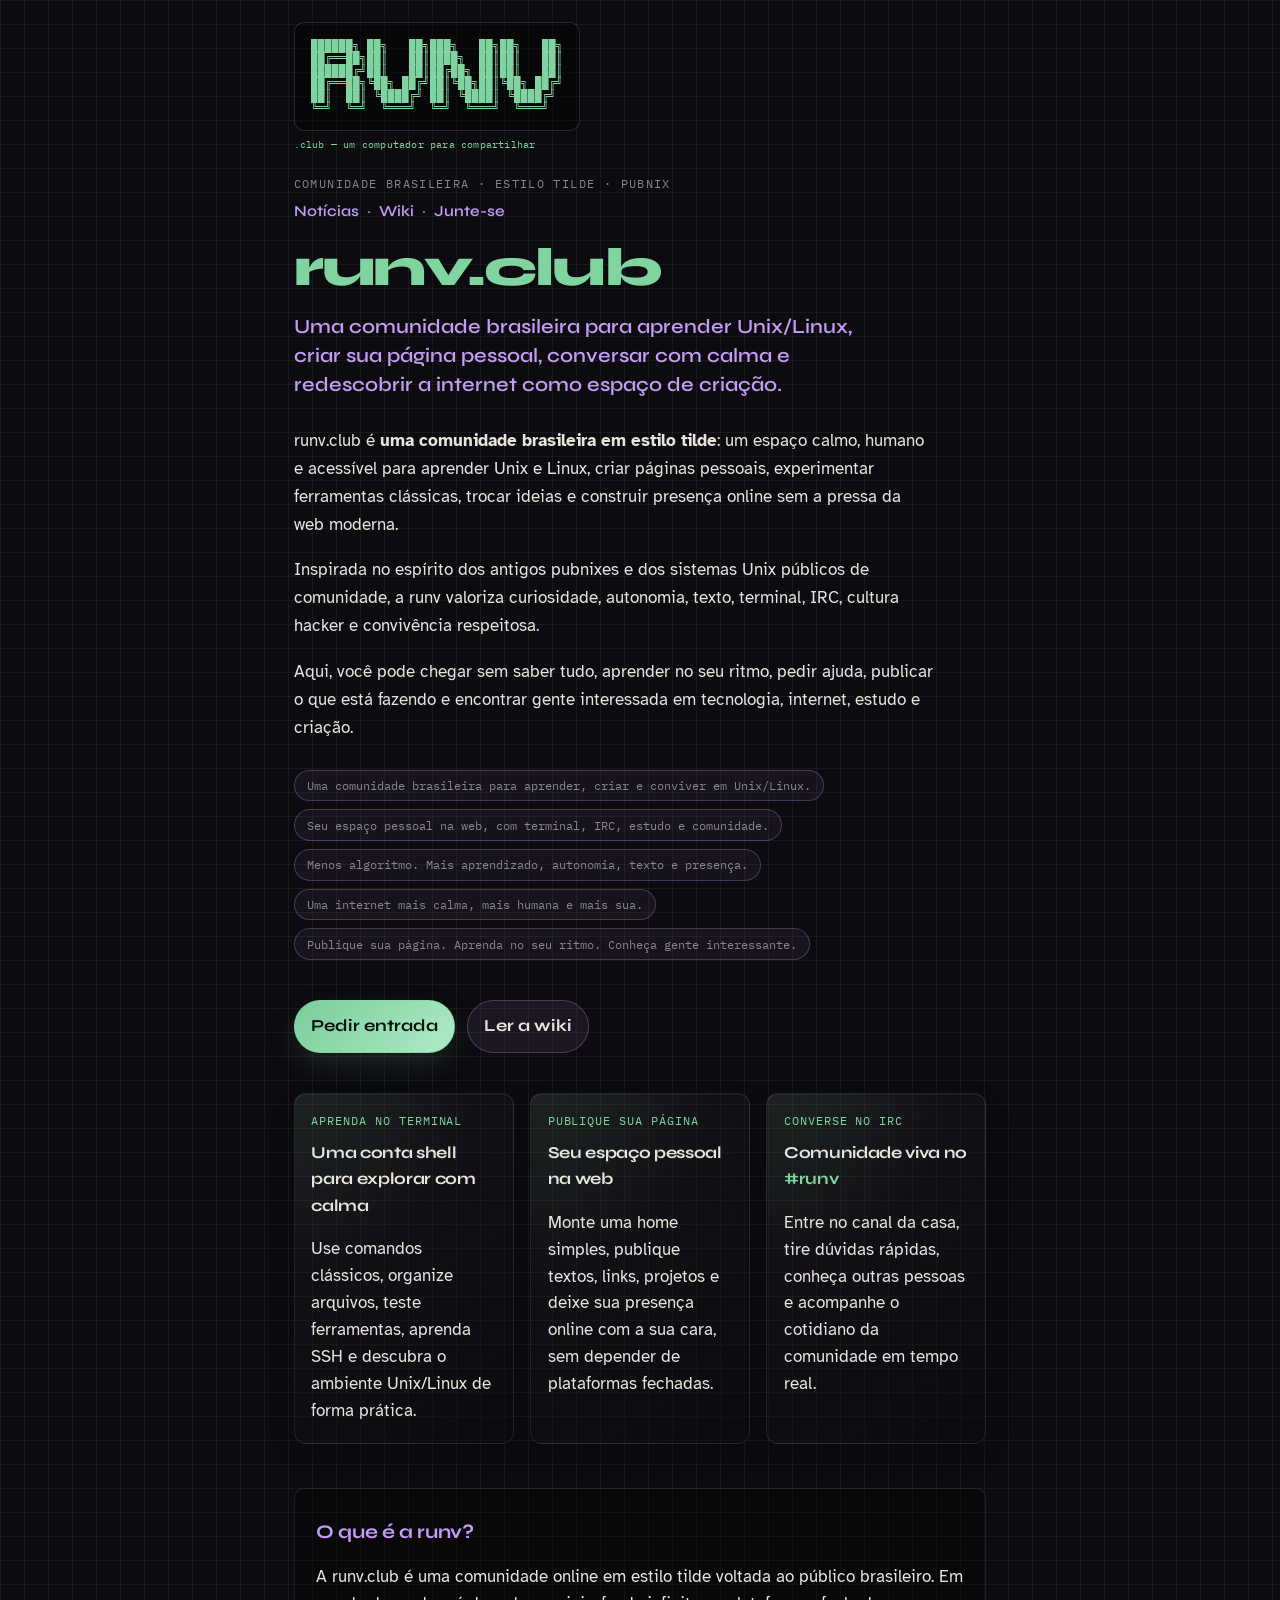
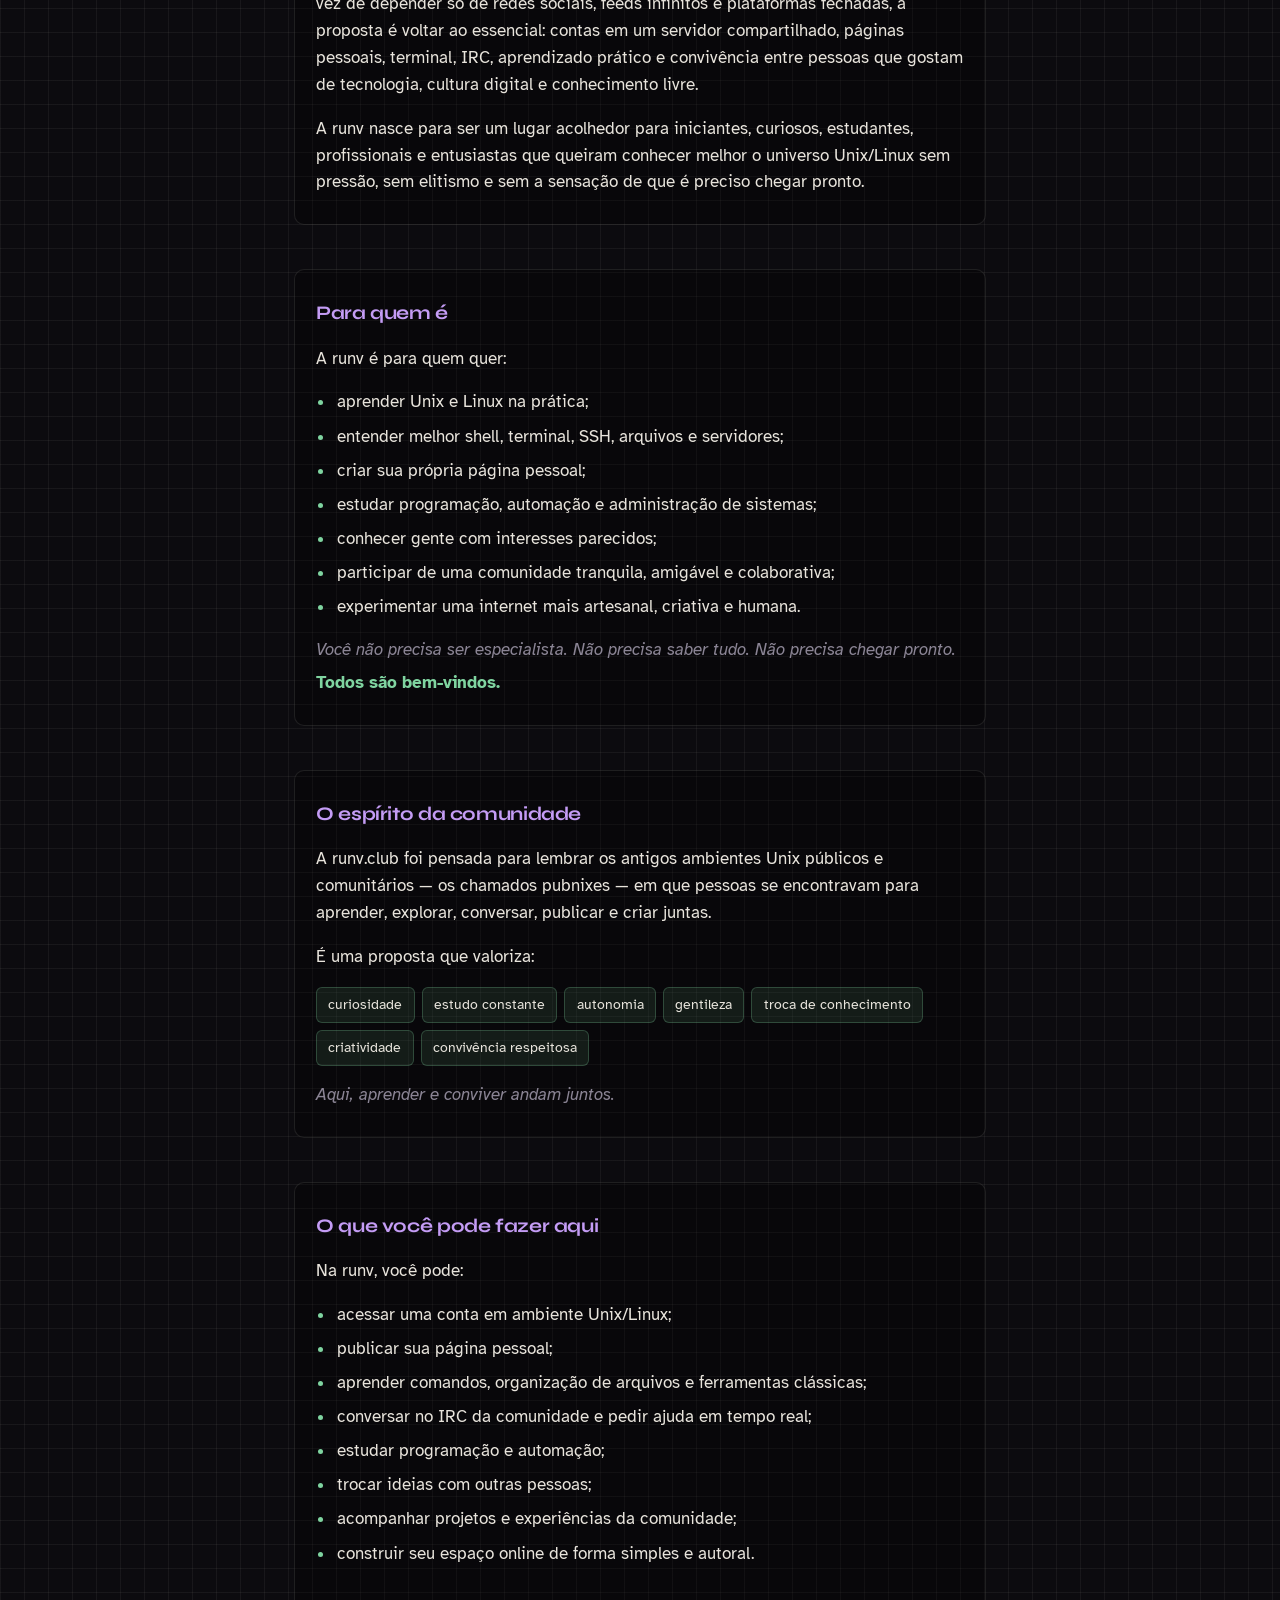
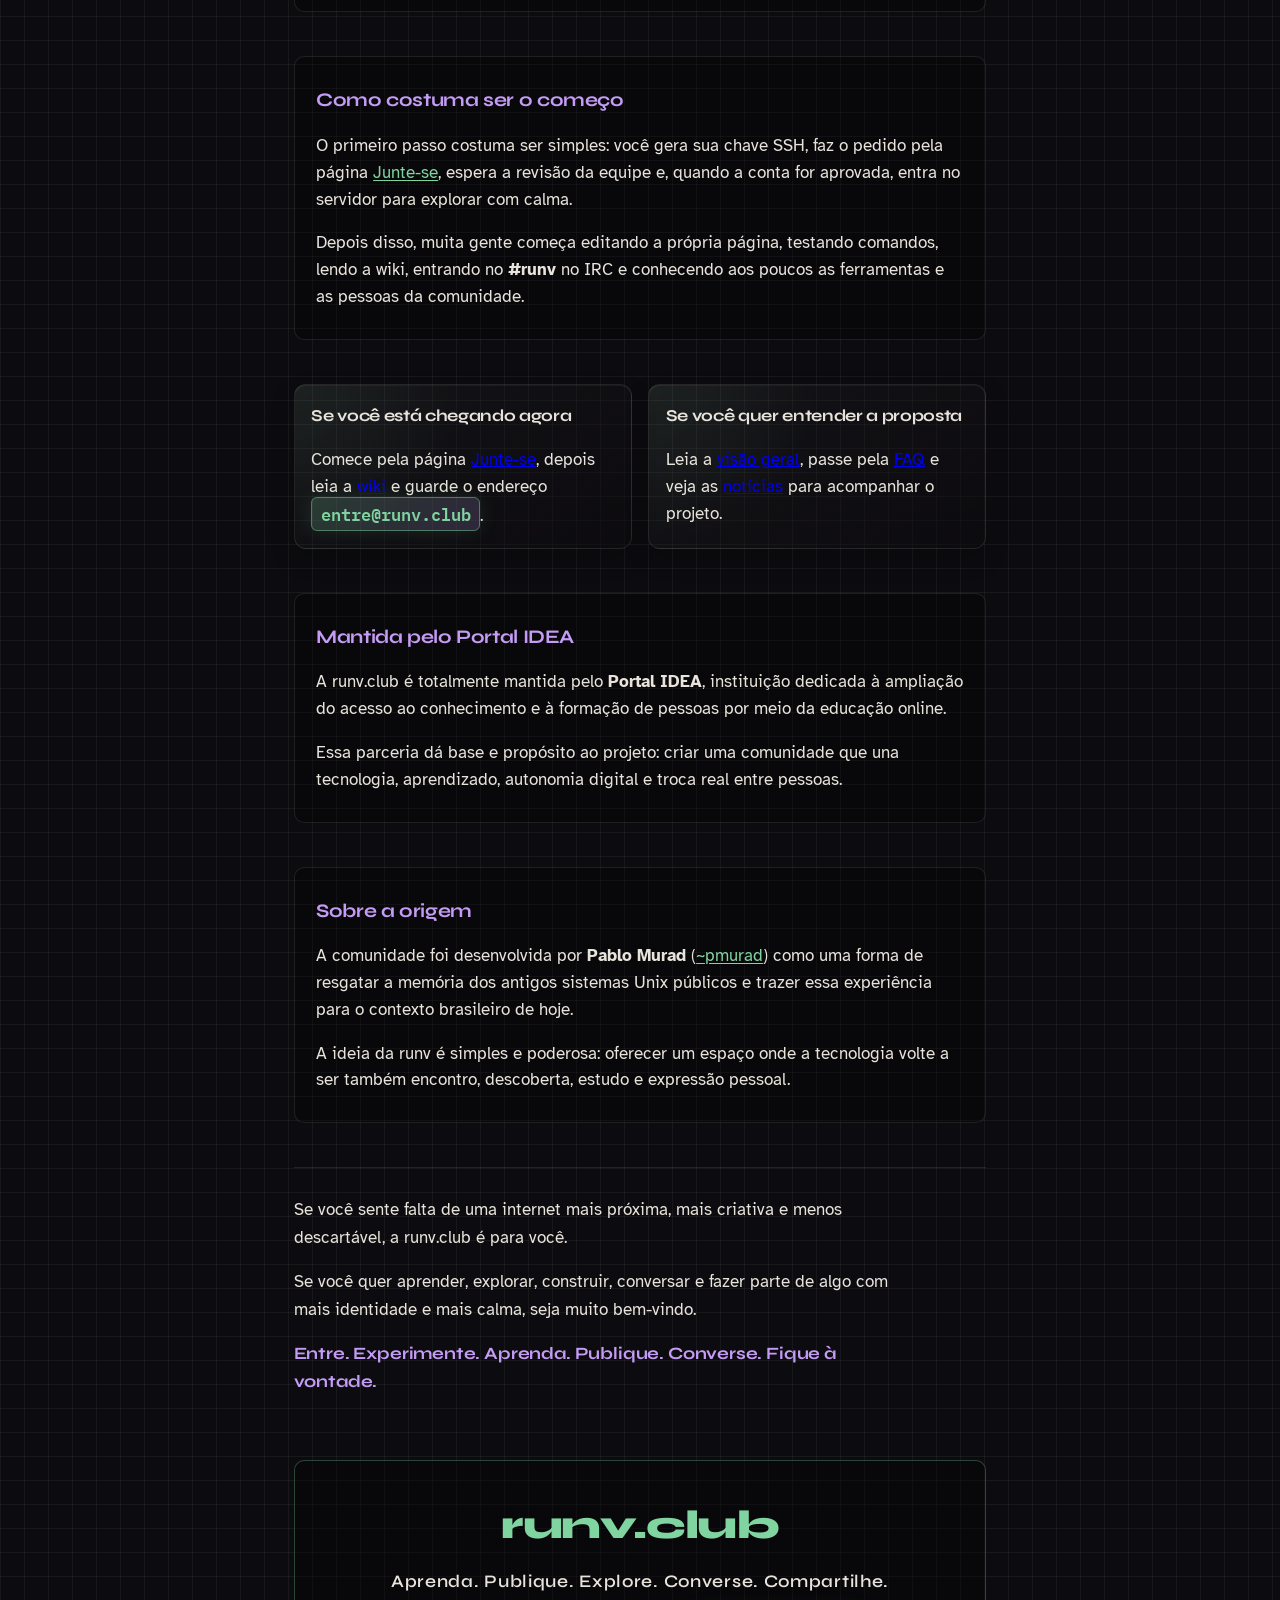
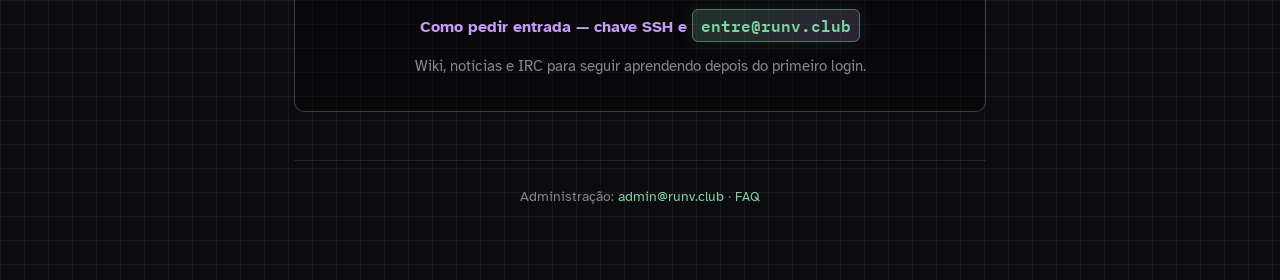
<file: site/public/index.html>
<!DOCTYPE html>
<html lang="pt-BR">
<head>
  <meta charset="utf-8">
  <meta name="viewport" content="width=device-width, initial-scale=1">
  <title>runv.club — pubnix brasileira, Unix/Linux e página pessoal</title>
  <meta name="description" content="Comunidade brasileira em servidor compartilhado Unix/Linux: conta SSH, página pessoal, terminal, IRC e convivência calma para aprender, publicar e explorar.">
  <link rel="canonical" href="https://runv.club/">
  <meta name="robots" content="index, follow">
  <meta name="theme-color" content="#0c0b0f">
  <meta property="og:type" content="website">
  <meta property="og:url" content="https://runv.club/">
  <meta property="og:locale" content="pt_BR">
  <meta property="og:site_name" content="runv.club">
  <meta property="og:title" content="runv.club — pubnix brasileira, Unix/Linux e página pessoal">
  <meta property="og:description" content="Comunidade brasileira em servidor compartilhado Unix/Linux: conta SSH, página pessoal, terminal, IRC e convivência para aprender, publicar e explorar.">
  <meta name="twitter:card" content="summary">
  <meta name="twitter:title" content="runv.club — pubnix brasileira, Unix/Linux e página pessoal">
  <meta name="twitter:description" content="Comunidade brasileira em servidor compartilhado Unix/Linux: conta SSH, página pessoal, terminal, IRC e convivência para aprender, publicar e explorar.">
  <script type="application/ld+json">
  {"@context":"https://schema.org","@type":"WebSite","name":"runv.club","url":"https://runv.club/","description":"Comunidade brasileira em pubnix Unix/Linux: conta SSH, página pessoal, terminal, estudo e convívio. Projeto do Portal IDEA.","inLanguage":"pt-BR","publisher":{"@type":"Organization","name":"Portal IDEA"}}
  </script>
  <link rel="preconnect" href="https://fonts.googleapis.com">
  <link rel="preconnect" href="https://fonts.gstatic.com" crossorigin>
  <link href="https://fonts.googleapis.com/css2?family=Atkinson+Hyperlegible:ital,wght@0,400;0,700;1,400&family=IBM+Plex+Mono:wght@400;600&family=Syne:wght@600;700;800&display=swap" rel="stylesheet">
  <link rel="icon" href="/favicon.svg" type="image/svg+xml">
  <link rel="stylesheet" href="assets/style.css">
</head>
<body>
  <div class="page-root">
  <div id="starfield" class="starfield-root" aria-hidden="true"></div>
  <div class="wrap">
    <header class="hero">
      <div class="ascii-block">
        <div class="ascii-inner">
          <pre class="ascii" role="img" aria-label="Letras RUNV em arte ASCII">██████╗ ██╗   ██╗███╗   ██╗██╗   ██╗
██╔══██╗██║   ██║████╗  ██║██║   ██║
██████╔╝██║   ██║██╔██╗ ██║██║   ██║
██╔══██╗╚██╗ ██╔╝██║╚██╗██║╚██╗ ██╔╝
██║  ██║ ╚████╔╝ ██║ ╚████║ ╚████╔╝
╚═╝  ╚═╝  ╚═══╝  ╚═╝  ╚═══╝  ╚═══╝</pre>
          <p class="ascii-tagline">.club — um computador para compartilhar</p>
        </div>
      </div>

      <p class="eyebrow">Comunidade brasileira · estilo tilde · pubnix</p>
      <nav class="hero-nav" aria-label="Outras páginas">
        <a href="/news/">Notícias</a>
        <span class="hero-nav-sep" aria-hidden="true">·</span>
        <a href="/wiki/">Wiki</a>
        <span class="hero-nav-sep" aria-hidden="true">·</span>
        <a href="/junte-se/">Junte-se</a>
      </nav>
      <h1 class="hero-title">runv.club</h1>
      <p class="hero-subtitle">
        Uma comunidade brasileira para aprender Unix/Linux, criar sua página pessoal, conversar com calma e redescobrir a internet como espaço de criação.
      </p>

      <p class="hero-lead">
        runv.club é <strong>uma comunidade brasileira em estilo tilde</strong>: um espaço calmo, humano e acessível para aprender Unix e Linux, criar páginas pessoais, experimentar ferramentas clássicas, trocar ideias e construir presença online sem a pressa da web moderna.
      </p>
      <p class="hero-lead">
        Inspirada no espírito dos antigos pubnixes e dos sistemas Unix públicos de comunidade, a runv valoriza curiosidade, autonomia, texto, terminal, IRC, cultura hacker e convivência respeitosa.
      </p>
      <p class="hero-lead">
        Aqui, você pode chegar sem saber tudo, aprender no seu ritmo, pedir ajuda, publicar o que está fazendo e encontrar gente interessada em tecnologia, internet, estudo e criação.
      </p>

      <ul class="chips" aria-label="Em uma frase">
        <li>Uma comunidade brasileira para aprender, criar e conviver em Unix/Linux.</li>
        <li>Seu espaço pessoal na web, com terminal, IRC, estudo e comunidade.</li>
        <li>Menos algoritmo. Mais aprendizado, autonomia, texto e presença.</li>
        <li>Uma internet mais calma, mais humana e mais sua.</li>
        <li>Publique sua página. Aprenda no seu ritmo. Conheça gente interessante.</li>
      </ul>

      <div class="hero-actions" role="group" aria-label="Próximos passos">
        <a class="button-primary" href="/junte-se/">Pedir entrada</a>
        <a class="button-secondary" href="/wiki/">Ler a wiki</a>
      </div>
    </header>

    <section class="section feature-grid" aria-label="O que você encontra aqui">
      <article class="feature-card">
        <p class="feature-kicker">Aprenda no terminal</p>
        <h2>Uma conta shell para explorar com calma</h2>
        <p>Use comandos clássicos, organize arquivos, teste ferramentas, aprenda SSH e descubra o ambiente Unix/Linux de forma prática.</p>
      </article>
      <article class="feature-card">
        <p class="feature-kicker">Publique sua página</p>
        <h2>Seu espaço pessoal na web</h2>
        <p>Monte uma home simples, publique textos, links, projetos e deixe sua presença online com a sua cara, sem depender de plataformas fechadas.</p>
      </article>
      <article class="feature-card">
        <p class="feature-kicker">Converse no IRC</p>
        <h2>Comunidade viva no <span class="inline-accent">#runv</span></h2>
        <p>Entre no canal da casa, tire dúvidas rápidas, conheça outras pessoas e acompanhe o cotidiano da comunidade em tempo real.</p>
      </article>
    </section>

    <section class="section prose-block" aria-labelledby="what-h">
      <h2 id="what-h">O que é a runv?</h2>
      <p>
        A runv.club é uma comunidade online em estilo tilde voltada ao público brasileiro. Em vez de depender só de redes sociais, feeds infinitos e plataformas fechadas, a proposta é voltar ao essencial: contas em um servidor compartilhado, páginas pessoais, terminal, IRC, aprendizado prático e convivência entre pessoas que gostam de tecnologia, cultura digital e conhecimento livre.
      </p>
      <p>
        A runv nasce para ser um lugar acolhedor para iniciantes, curiosos, estudantes, profissionais e entusiastas que queiram conhecer melhor o universo Unix/Linux sem pressão, sem elitismo e sem a sensação de que é preciso chegar pronto.
      </p>
    </section>

    <section class="section prose-block" aria-labelledby="who-h">
      <h2 id="who-h">Para quem é</h2>
      <p>A runv é para quem quer:</p>
      <ul class="checklist">
        <li>aprender Unix e Linux na prática;</li>
        <li>entender melhor shell, terminal, SSH, arquivos e servidores;</li>
        <li>criar sua própria página pessoal;</li>
        <li>estudar programação, automação e administração de sistemas;</li>
        <li>conhecer gente com interesses parecidos;</li>
        <li>participar de uma comunidade tranquila, amigável e colaborativa;</li>
        <li>experimentar uma internet mais artesanal, criativa e humana.</li>
      </ul>
      <p class="pull-soft">Você não precisa ser especialista. Não precisa saber tudo. Não precisa chegar pronto.</p>
      <p class="pull-accent"><strong>Todos são bem-vindos.</strong></p>
    </section>

    <section class="section prose-block" aria-labelledby="spirit-h">
      <h2 id="spirit-h">O espírito da comunidade</h2>
      <p>
        A runv.club foi pensada para lembrar os antigos ambientes Unix públicos e comunitários — os chamados pubnixes — em que pessoas se encontravam para aprender, explorar, conversar, publicar e criar juntas.
      </p>
      <p>É uma proposta que valoriza:</p>
      <ul class="pillars">
        <li>curiosidade</li>
        <li>estudo constante</li>
        <li>autonomia</li>
        <li>gentileza</li>
        <li>troca de conhecimento</li>
        <li>criatividade</li>
        <li>convivência respeitosa</li>
      </ul>
      <p class="pull-soft">Aqui, aprender e conviver andam juntos.</p>
    </section>

    <section class="section prose-block" aria-labelledby="can-h">
      <h2 id="can-h">O que você pode fazer aqui</h2>
      <p>Na runv, você pode:</p>
      <ul class="checklist">
        <li>acessar uma conta em ambiente Unix/Linux;</li>
        <li>publicar sua página pessoal;</li>
        <li>aprender comandos, organização de arquivos e ferramentas clássicas;</li>
        <li>conversar no IRC da comunidade e pedir ajuda em tempo real;</li>
        <li>estudar programação e automação;</li>
        <li>trocar ideias com outras pessoas;</li>
        <li>acompanhar projetos e experiências da comunidade;</li>
        <li>construir seu espaço online de forma simples e autoral.</li>
      </ul>
    </section>

    <section class="section prose-block" aria-labelledby="first-steps-h">
      <h2 id="first-steps-h">Como costuma ser o começo</h2>
      <p>
        O primeiro passo costuma ser simples: você gera sua chave SSH, faz o pedido pela página <a href="/junte-se/">Junte-se</a>, espera a revisão da equipe e, quando a conta for aprovada, entra no servidor para explorar com calma.
      </p>
      <p>
        Depois disso, muita gente começa editando a própria página, testando comandos, lendo a wiki, entrando no <strong>#runv</strong> no IRC e conhecendo aos poucos as ferramentas e as pessoas da comunidade.
      </p>
    </section>

    <section class="section quick-paths" aria-label="Comece por aqui">
      <article class="quick-path-card">
        <h2>Se você está chegando agora</h2>
        <p>Comece pela página <a href="/junte-se/">Junte-se</a>, depois leia a <a href="/wiki/">wiki</a> e guarde o endereço <span class="ssh-identity">entre@runv.club</span>.</p>
      </article>
      <article class="quick-path-card">
        <h2>Se você quer entender a proposta</h2>
        <p>Leia a <a href="/wiki/visao-geral.html">visão geral</a>, passe pela <a href="/faq/">FAQ</a> e veja as <a href="/news/">notícias</a> para acompanhar o projeto.</p>
      </article>
    </section>

    <section class="section prose-block" aria-labelledby="idea-h">
      <h2 id="idea-h">Mantida pelo Portal IDEA</h2>
      <p>
        A runv.club é totalmente mantida pelo <strong>Portal IDEA</strong>, instituição dedicada à ampliação do acesso ao conhecimento e à formação de pessoas por meio da educação online.
      </p>
      <p>
        Essa parceria dá base e propósito ao projeto: criar uma comunidade que una tecnologia, aprendizado, autonomia digital e troca real entre pessoas.
      </p>
    </section>

    <section class="section prose-block" aria-labelledby="origin-h">
      <h2 id="origin-h">Sobre a origem</h2>
      <p>
        A comunidade foi desenvolvida por <strong>Pablo Murad</strong> (<a href="/~pmurad/">~pmurad</a>) como uma forma de resgatar a memória dos antigos sistemas Unix públicos e trazer essa experiência para o contexto brasileiro de hoje.
      </p>
      <p>
        A ideia da runv é simples e poderosa: oferecer um espaço onde a tecnologia volte a ser também encontro, descoberta, estudo e expressão pessoal.
      </p>
    </section>

    <section class="section section-invite" aria-labelledby="invite-h">
      <h2 id="invite-h" class="visually-hidden">Convite</h2>
      <p>
        Se você sente falta de uma internet mais próxima, mais criativa e menos descartável, a runv.club é para você.
      </p>
      <p>
        Se você quer aprender, explorar, construir, conversar e fazer parte de algo com mais identidade e mais calma, seja muito bem-vindo.
      </p>
      <p class="invite-line">Entre. Experimente. Aprenda. Publique. Converse. Fique à vontade.</p>
    </section>

    <div class="cta-panel" role="group" aria-labelledby="cta-title">
      <p class="cta-brand" id="cta-title">runv.club</p>
      <p class="cta-tagline">Aprenda. Publique. Explore. Converse. Compartilhe.</p>
      <p class="cta-join"><a href="/junte-se/">Como pedir entrada — chave SSH e <span class="ssh-identity">entre@runv.club</span></a></p>
      <p class="cta-subline">Wiki, notícias e IRC para seguir aprendendo depois do primeiro login.</p>
    </div>

    <footer class="site-footer">
      <p>Administração: <a href="mailto:admin@runv.club">admin@runv.club</a><span class="footer-sep" aria-hidden="true"> · </span><a href="/faq/" class="footer-link-discrete">FAQ</a></p>
    </footer>
  </div>
  </div>

  <script src="assets/app.js" defer></script>
</body>
</html>
</file>
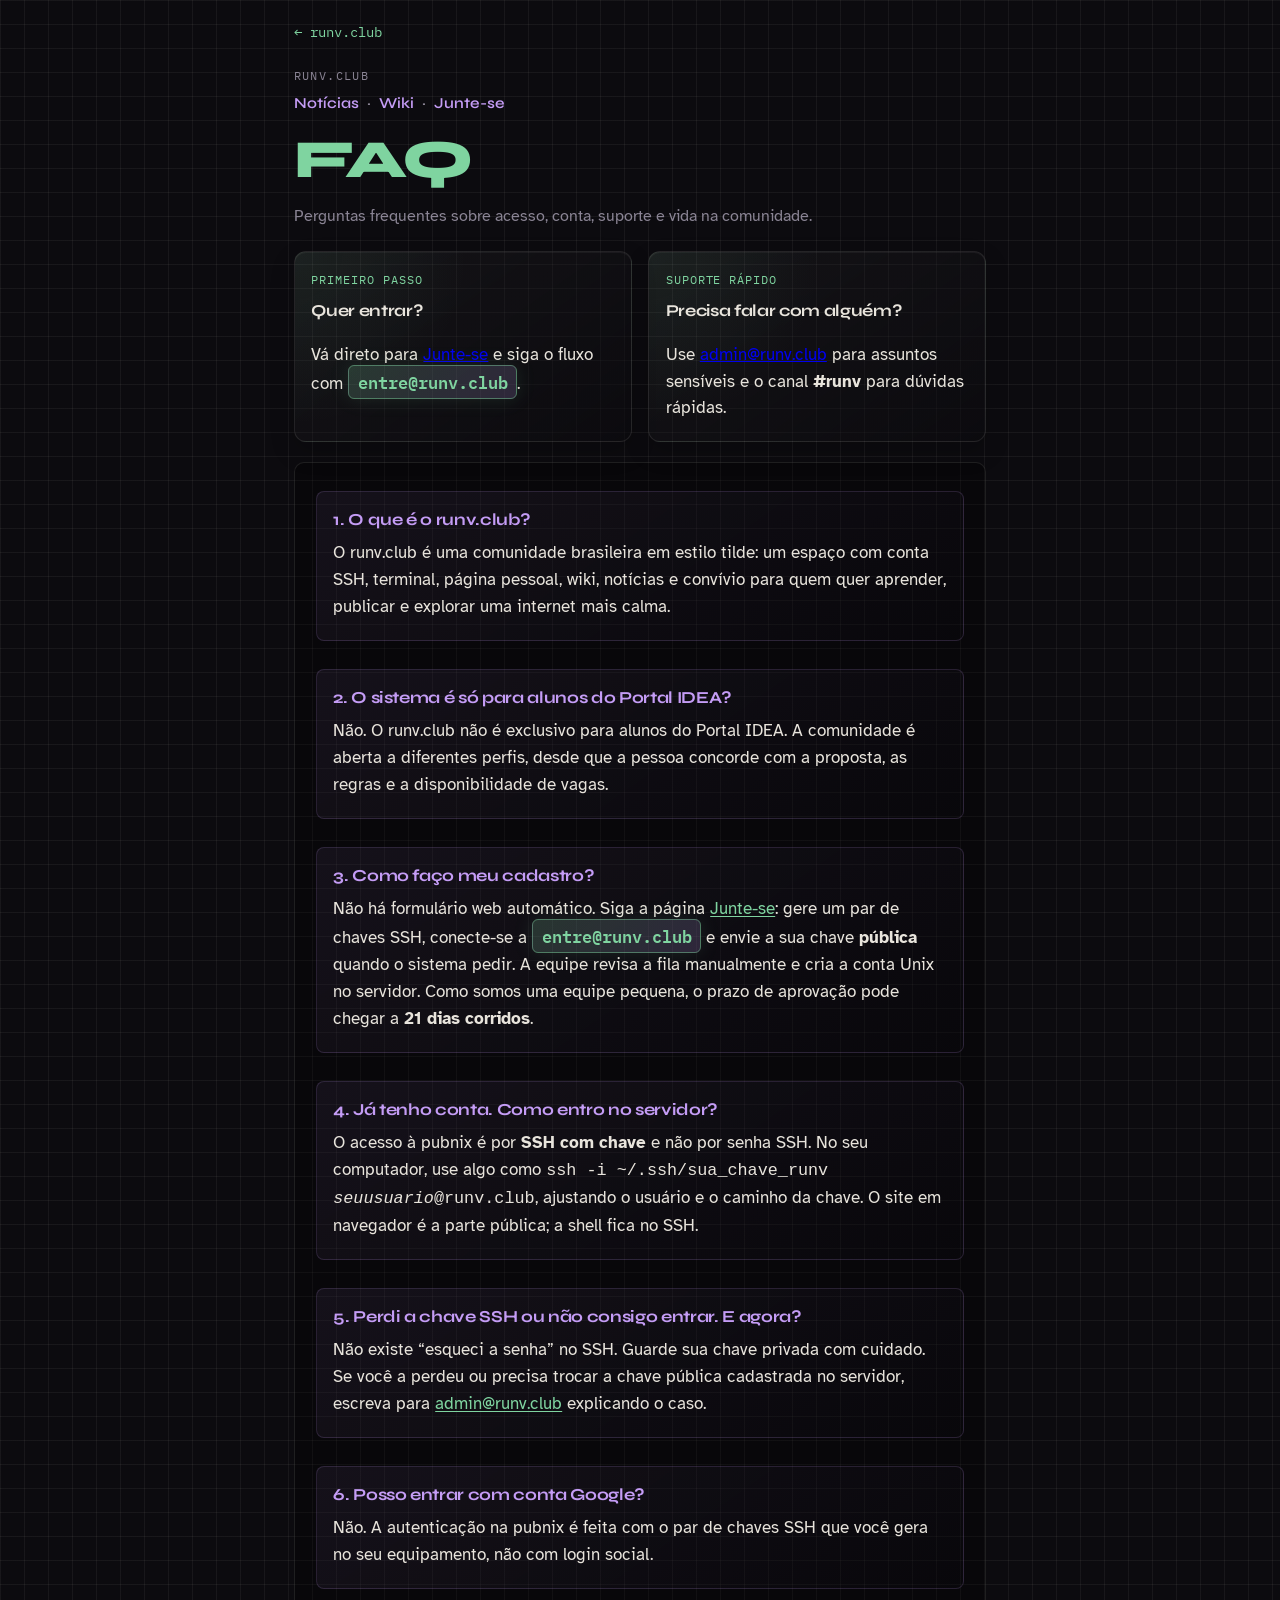
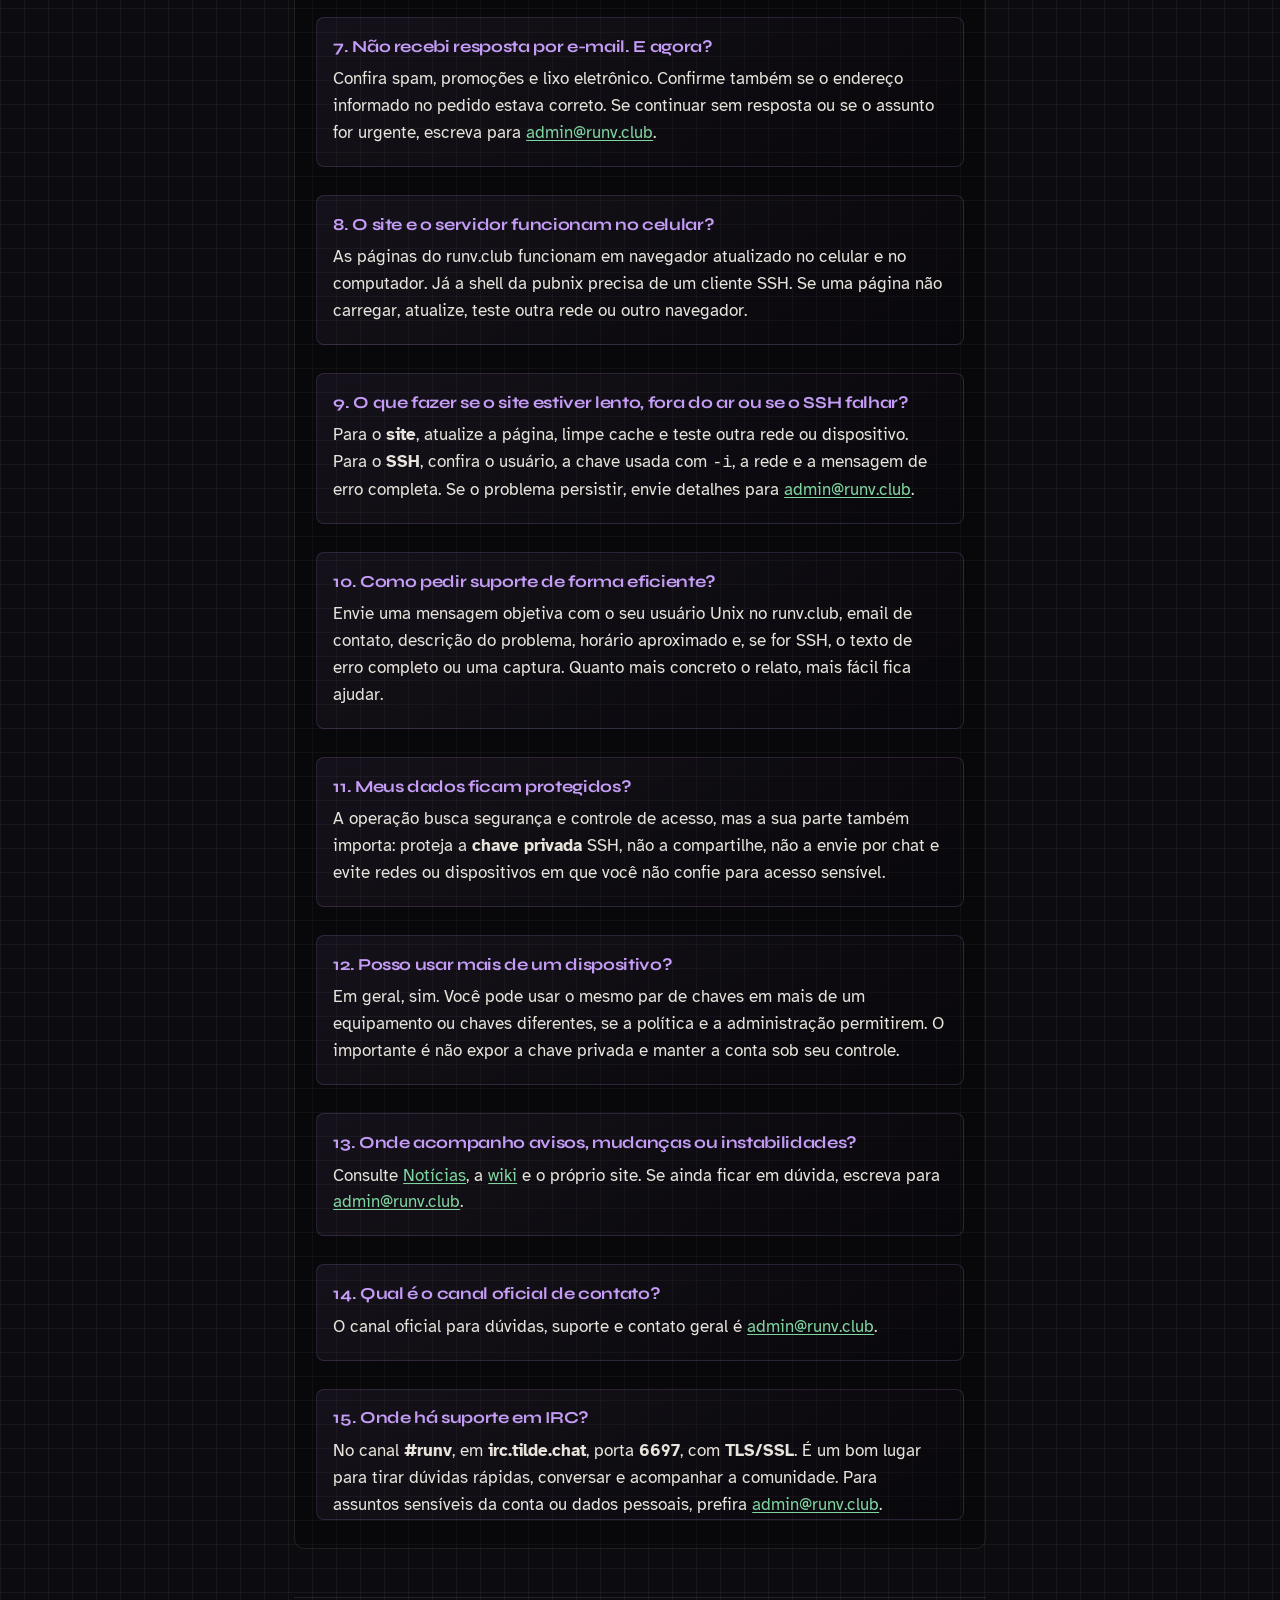
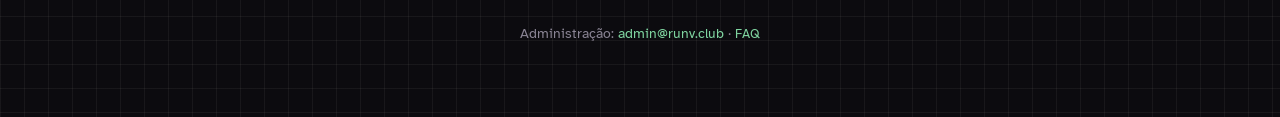
<file: site/public/faq/index.html>
<!DOCTYPE html>
<html lang="pt-BR">
<head>
  <meta charset="utf-8">
  <meta name="viewport" content="width=device-width, initial-scale=1">
  <title>FAQ — runv.club</title>
  <meta name="description" content="Perguntas frequentes sobre o runv.club: acesso SSH, pedido de conta, suporte e contato.">
  <link rel="canonical" href="https://runv.club/faq/">
  <meta name="robots" content="index, follow">
  <meta name="theme-color" content="#0c0b0f">
  <link rel="preconnect" href="https://fonts.googleapis.com">
  <link rel="preconnect" href="https://fonts.gstatic.com" crossorigin>
  <link href="https://fonts.googleapis.com/css2?family=Atkinson+Hyperlegible:ital,wght@0,400;0,700;1,400&family=IBM+Plex+Mono:wght@400;600&family=Syne:wght@600;700;800&display=swap" rel="stylesheet">
  <link rel="icon" href="/favicon.svg" type="image/svg+xml">
  <link rel="stylesheet" href="../assets/style.css">
</head>
<body>
  <div class="wrap">
    <nav class="top-nav"><a href="/">← runv.club</a></nav>

    <header>
      <p class="eyebrow">runv.club</p>
      <nav class="hero-nav" aria-label="Outras páginas">
        <a href="/news/">Notícias</a>
        <span class="hero-nav-sep" aria-hidden="true">·</span>
        <a href="/wiki/">Wiki</a>
        <span class="hero-nav-sep" aria-hidden="true">·</span>
        <a href="/junte-se/">Junte-se</a>
      </nav>
      <h1 class="hero-title subpage-title">FAQ</h1>
      <p class="subpage-intro">Perguntas frequentes sobre acesso, conta, suporte e vida na comunidade.</p>
    </header>

    <section class="mini-cards" aria-label="Atalhos úteis">
      <article class="mini-card">
        <p class="mini-card-kicker">Primeiro passo</p>
        <h2>Quer entrar?</h2>
        <p>Vá direto para <a href="/junte-se/">Junte-se</a> e siga o fluxo com <span class="ssh-identity">entre@runv.club</span>.</p>
      </article>
      <article class="mini-card">
        <p class="mini-card-kicker">Suporte rápido</p>
        <h2>Precisa falar com alguém?</h2>
        <p>Use <a href="mailto:admin@runv.club">admin@runv.club</a> para assuntos sensíveis e o canal <strong>#runv</strong> para dúvidas rápidas.</p>
      </article>
    </section>

    <main class="section prose-block subpage-main faq-main">
      <section class="faq-item" aria-labelledby="faq-1">
        <h2 id="faq-1" class="faq-q">1. O que é o runv.club?</h2>
        <p>O runv.club é uma comunidade brasileira em estilo tilde: um espaço com conta SSH, terminal, página pessoal, wiki, notícias e convívio para quem quer aprender, publicar e explorar uma internet mais calma.</p>
      </section>

      <section class="faq-item" aria-labelledby="faq-2">
        <h2 id="faq-2" class="faq-q">2. O sistema é só para alunos do Portal IDEA?</h2>
        <p>Não. O runv.club não é exclusivo para alunos do Portal IDEA. A comunidade é aberta a diferentes perfis, desde que a pessoa concorde com a proposta, as regras e a disponibilidade de vagas.</p>
      </section>

      <section class="faq-item" aria-labelledby="faq-3">
        <h2 id="faq-3" class="faq-q">3. Como faço meu cadastro?</h2>
        <p>Não há formulário web automático. Siga a página <a href="/junte-se/">Junte-se</a>: gere um par de chaves SSH, conecte-se a <span class="ssh-identity">entre@runv.club</span> e envie a sua chave <strong>pública</strong> quando o sistema pedir. A equipe revisa a fila manualmente e cria a conta Unix no servidor. Como somos uma equipe pequena, o prazo de aprovação pode chegar a <strong>21 dias corridos</strong>.</p>
      </section>

      <section class="faq-item" aria-labelledby="faq-4">
        <h2 id="faq-4" class="faq-q">4. Já tenho conta. Como entro no servidor?</h2>
        <p>O acesso à pubnix é por <strong>SSH com chave</strong> e não por senha SSH. No seu computador, use algo como <code>ssh -i ~/.ssh/sua_chave_runv <em>seuusuario</em>@runv.club</code>, ajustando o usuário e o caminho da chave. O site em navegador é a parte pública; a shell fica no SSH.</p>
      </section>

      <section class="faq-item" aria-labelledby="faq-5">
        <h2 id="faq-5" class="faq-q">5. Perdi a chave SSH ou não consigo entrar. E agora?</h2>
        <p>Não existe “esqueci a senha” no SSH. Guarde sua chave privada com cuidado. Se você a perdeu ou precisa trocar a chave pública cadastrada no servidor, escreva para <a href="mailto:admin@runv.club">admin@runv.club</a> explicando o caso.</p>
      </section>

      <section class="faq-item" aria-labelledby="faq-6">
        <h2 id="faq-6" class="faq-q">6. Posso entrar com conta Google?</h2>
        <p>Não. A autenticação na pubnix é feita com o par de chaves SSH que você gera no seu equipamento, não com login social.</p>
      </section>

      <section class="faq-item" aria-labelledby="faq-7">
        <h2 id="faq-7" class="faq-q">7. Não recebi resposta por e-mail. E agora?</h2>
        <p>Confira spam, promoções e lixo eletrônico. Confirme também se o endereço informado no pedido estava correto. Se continuar sem resposta ou se o assunto for urgente, escreva para <a href="mailto:admin@runv.club">admin@runv.club</a>.</p>
      </section>

      <section class="faq-item" aria-labelledby="faq-8">
        <h2 id="faq-8" class="faq-q">8. O site e o servidor funcionam no celular?</h2>
        <p>As páginas do runv.club funcionam em navegador atualizado no celular e no computador. Já a shell da pubnix precisa de um cliente SSH. Se uma página não carregar, atualize, teste outra rede ou outro navegador.</p>
      </section>

      <section class="faq-item" aria-labelledby="faq-9">
        <h2 id="faq-9" class="faq-q">9. O que fazer se o site estiver lento, fora do ar ou se o SSH falhar?</h2>
        <p>Para o <strong>site</strong>, atualize a página, limpe cache e teste outra rede ou dispositivo. Para o <strong>SSH</strong>, confira o usuário, a chave usada com <code>-i</code>, a rede e a mensagem de erro completa. Se o problema persistir, envie detalhes para <a href="mailto:admin@runv.club">admin@runv.club</a>.</p>
      </section>

      <section class="faq-item" aria-labelledby="faq-10">
        <h2 id="faq-10" class="faq-q">10. Como pedir suporte de forma eficiente?</h2>
        <p>Envie uma mensagem objetiva com o seu usuário Unix no runv.club, email de contato, descrição do problema, horário aproximado e, se for SSH, o texto de erro completo ou uma captura. Quanto mais concreto o relato, mais fácil fica ajudar.</p>
      </section>

      <section class="faq-item" aria-labelledby="faq-11">
        <h2 id="faq-11" class="faq-q">11. Meus dados ficam protegidos?</h2>
        <p>A operação busca segurança e controle de acesso, mas a sua parte também importa: proteja a <strong>chave privada</strong> SSH, não a compartilhe, não a envie por chat e evite redes ou dispositivos em que você não confie para acesso sensível.</p>
      </section>

      <section class="faq-item" aria-labelledby="faq-12">
        <h2 id="faq-12" class="faq-q">12. Posso usar mais de um dispositivo?</h2>
        <p>Em geral, sim. Você pode usar o mesmo par de chaves em mais de um equipamento ou chaves diferentes, se a política e a administração permitirem. O importante é não expor a chave privada e manter a conta sob seu controle.</p>
      </section>

      <section class="faq-item" aria-labelledby="faq-13">
        <h2 id="faq-13" class="faq-q">13. Onde acompanho avisos, mudanças ou instabilidades?</h2>
        <p>Consulte <a href="/news/">Notícias</a>, a <a href="/wiki/">wiki</a> e o próprio site. Se ainda ficar em dúvida, escreva para <a href="mailto:admin@runv.club">admin@runv.club</a>.</p>
      </section>

      <section class="faq-item" aria-labelledby="faq-14">
        <h2 id="faq-14" class="faq-q">14. Qual é o canal oficial de contato?</h2>
        <p>O canal oficial para dúvidas, suporte e contato geral é <a href="mailto:admin@runv.club">admin@runv.club</a>.</p>
      </section>

      <section class="faq-item" aria-labelledby="faq-15">
        <h2 id="faq-15" class="faq-q">15. Onde há suporte em IRC?</h2>
        <p>No canal <strong>#runv</strong>, em <strong>irc.tilde.chat</strong>, porta <strong>6697</strong>, com <strong>TLS/SSL</strong>. É um bom lugar para tirar dúvidas rápidas, conversar e acompanhar a comunidade. Para assuntos sensíveis da conta ou dados pessoais, prefira <a href="mailto:admin@runv.club">admin@runv.club</a>.</p>
      </section>
    </main>

    <footer class="site-footer">
      <p>Administração: <a href="mailto:admin@runv.club">admin@runv.club</a><span class="footer-sep" aria-hidden="true"> · </span><a href="/faq/" class="footer-link-discrete" aria-current="page">FAQ</a></p>
    </footer>
  </div>
</body>
</html>
</file>
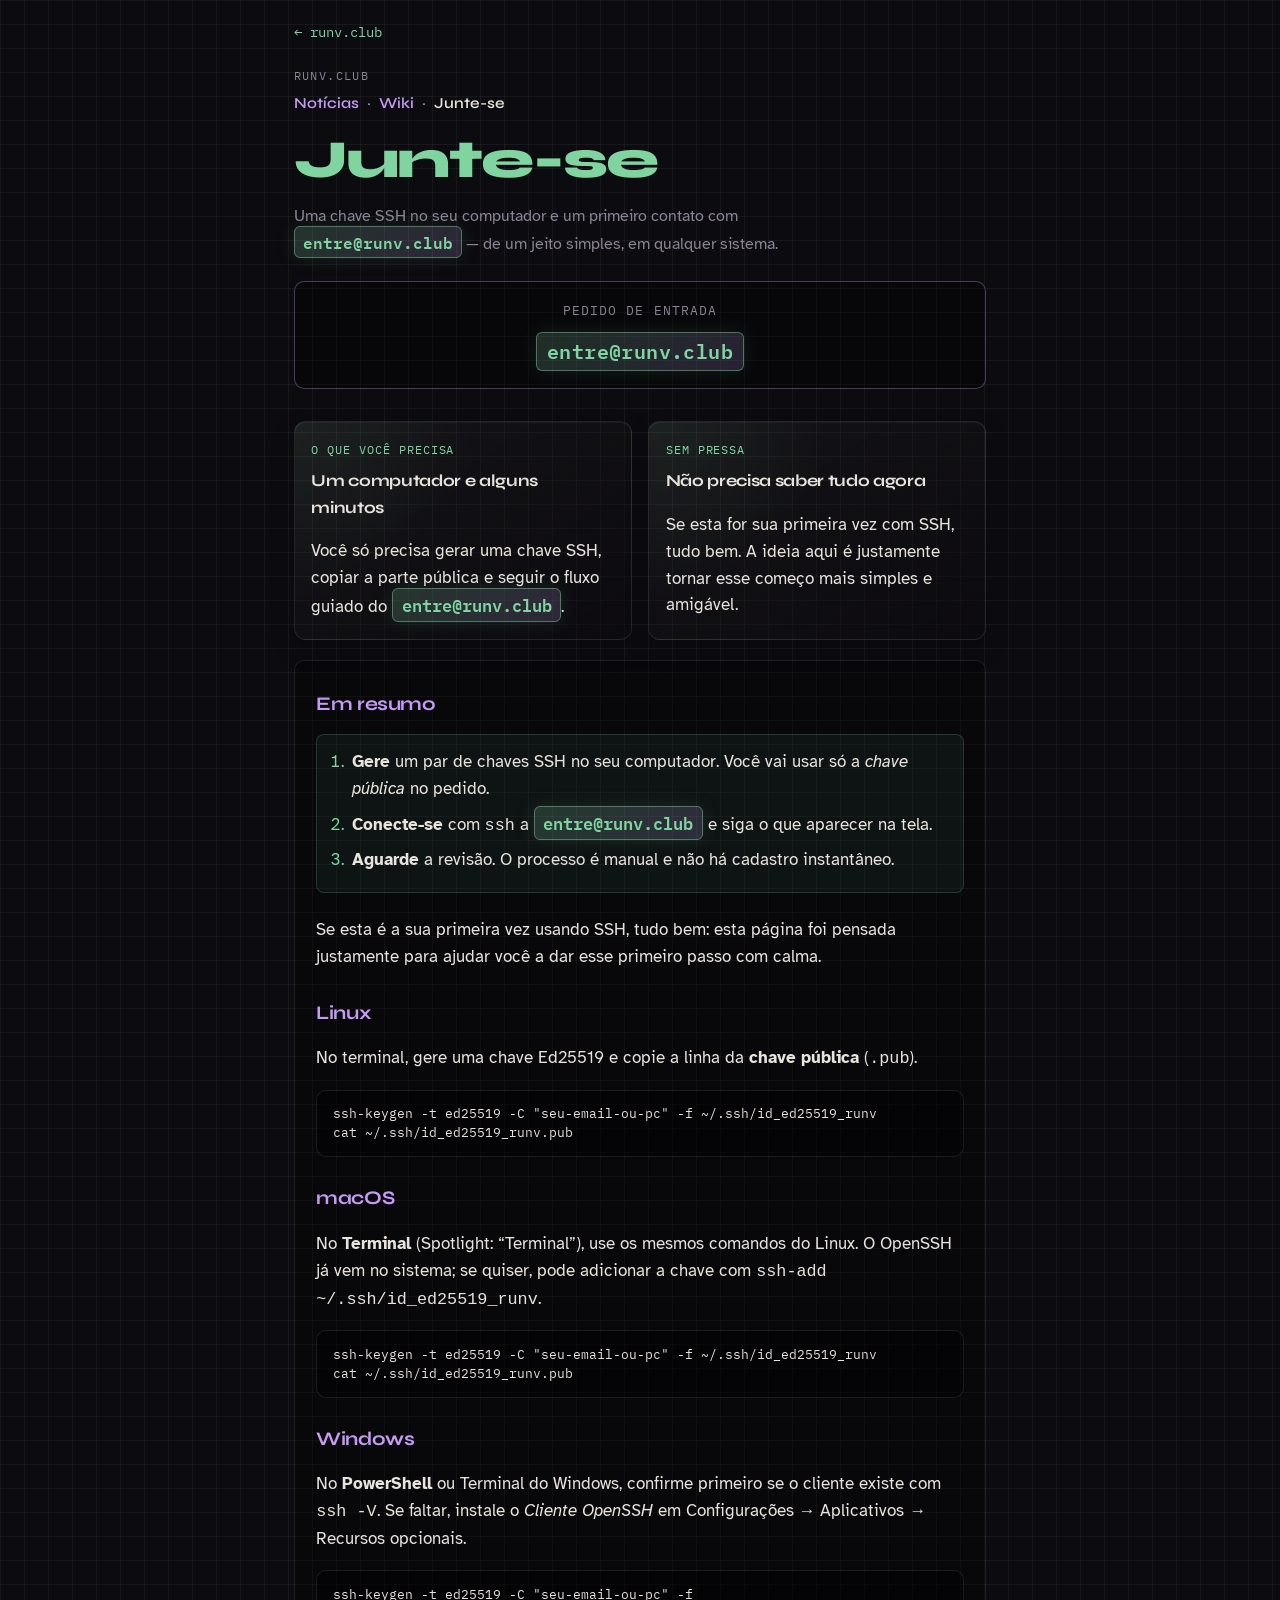
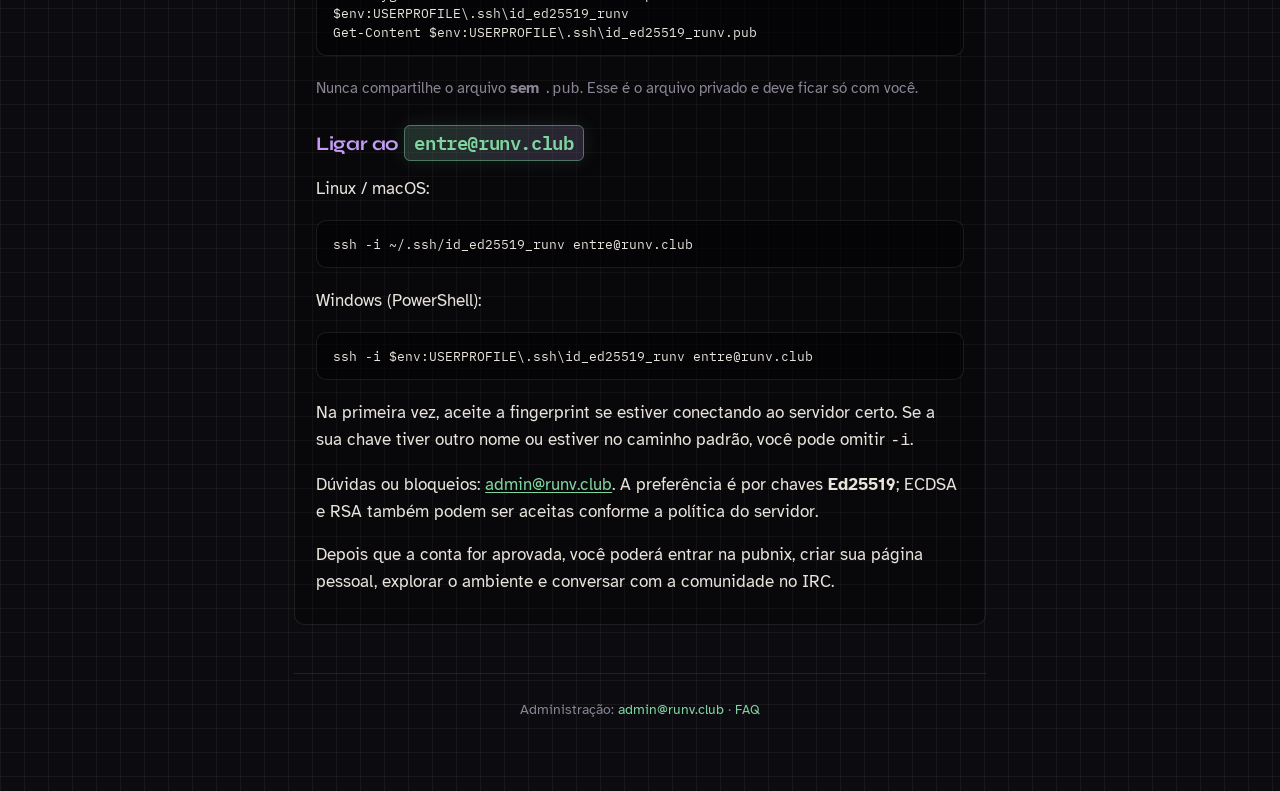
<file: site/public/junte-se/index.html>
<!DOCTYPE html>
<html lang="pt-BR">
<head>
  <meta charset="utf-8">
  <meta name="viewport" content="width=device-width, initial-scale=1">
  <title>Junte-se — runv.club</title>
  <meta name="description" content="Como gerar uma chave SSH no Linux, macOS ou Windows e pedir entrada na runv.club via ssh entre@runv.club.">
  <link rel="preconnect" href="https://fonts.googleapis.com">
  <link rel="preconnect" href="https://fonts.gstatic.com" crossorigin>
  <link href="https://fonts.googleapis.com/css2?family=Atkinson+Hyperlegible:ital,wght@0,400;0,700;1,400&family=IBM+Plex+Mono:wght@400;600&family=Syne:wght@600;700;800&display=swap" rel="stylesheet">
  <link rel="icon" href="/favicon.svg" type="image/svg+xml">
  <link rel="stylesheet" href="../assets/style.css">
</head>
<body>
  <div class="wrap">
    <nav class="top-nav"><a href="/">← runv.club</a></nav>

    <header>
      <p class="eyebrow">runv.club</p>
      <nav class="hero-nav" aria-label="Outras páginas">
        <a href="/news/">Notícias</a>
        <span class="hero-nav-sep" aria-hidden="true">·</span>
        <a href="/wiki/">Wiki</a>
        <span class="hero-nav-sep" aria-hidden="true">·</span>
        <span class="hero-nav-current" aria-current="page">Junte-se</span>
      </nav>
      <h1 class="hero-title subpage-title">Junte-se</h1>
      <p class="subpage-intro">Uma chave SSH no seu computador e um primeiro contato com <span class="ssh-identity">entre@runv.club</span> — de um jeito simples, em qualquer sistema.</p>
    </header>

    <div class="entre-callout" role="status">
      <span class="entre-callout-label">Pedido de entrada</span>
      <span class="ssh-identity ssh-identity-lg">entre@runv.club</span>
    </div>

    <section class="mini-cards" aria-label="Antes de começar">
      <article class="mini-card">
        <p class="mini-card-kicker">O que você precisa</p>
        <h2>Um computador e alguns minutos</h2>
        <p>Você só precisa gerar uma chave SSH, copiar a parte pública e seguir o fluxo guiado do <span class="ssh-identity">entre@runv.club</span>.</p>
      </article>
      <article class="mini-card">
        <p class="mini-card-kicker">Sem pressa</p>
        <h2>Não precisa saber tudo agora</h2>
        <p>Se esta for sua primeira vez com SSH, tudo bem. A ideia aqui é justamente tornar esse começo mais simples e amigável.</p>
      </article>
    </section>

    <main class="section prose-block subpage-main join-main">
      <h2>Em resumo</h2>
      <ol class="checklist join-summary">
        <li><strong>Gere</strong> um par de chaves SSH no seu computador. Você vai usar só a <em>chave pública</em> no pedido.</li>
        <li><strong>Conecte-se</strong> com <code>ssh</code> a <span class="ssh-identity">entre@runv.club</span> e siga o que aparecer na tela.</li>
        <li><strong>Aguarde</strong> a revisão. O processo é manual e não há cadastro instantâneo.</li>
      </ol>

      <p>
        Se esta é a sua primeira vez usando SSH, tudo bem: esta página foi pensada justamente para ajudar você a dar esse primeiro passo com calma.
      </p>

      <h2>Linux</h2>
      <p>No terminal, gere uma chave Ed25519 e copie a linha da <strong>chave pública</strong> (<code>.pub</code>).</p>
      <pre class="code-block" tabindex="0"><code>ssh-keygen -t ed25519 -C "seu-email-ou-pc" -f ~/.ssh/id_ed25519_runv
cat ~/.ssh/id_ed25519_runv.pub</code></pre>

      <h2>macOS</h2>
      <p>No <strong>Terminal</strong> (Spotlight: “Terminal”), use os mesmos comandos do Linux. O OpenSSH já vem no sistema; se quiser, pode adicionar a chave com <code>ssh-add ~/.ssh/id_ed25519_runv</code>.</p>
      <pre class="code-block" tabindex="0"><code>ssh-keygen -t ed25519 -C "seu-email-ou-pc" -f ~/.ssh/id_ed25519_runv
cat ~/.ssh/id_ed25519_runv.pub</code></pre>

      <h2>Windows</h2>
      <p>No <strong>PowerShell</strong> ou Terminal do Windows, confirme primeiro se o cliente existe com <code>ssh -V</code>. Se faltar, instale o <em>Cliente OpenSSH</em> em Configurações → Aplicativos → Recursos opcionais.</p>
      <pre class="code-block" tabindex="0"><code>ssh-keygen -t ed25519 -C "seu-email-ou-pc" -f $env:USERPROFILE\.ssh\id_ed25519_runv
Get-Content $env:USERPROFILE\.ssh\id_ed25519_runv.pub</code></pre>
      <p class="join-note">Nunca compartilhe o arquivo <strong>sem</strong> <code>.pub</code>. Esse é o arquivo privado e deve ficar só com você.</p>

      <h2>Ligar ao <span class="ssh-identity">entre@runv.club</span></h2>
      <p>Linux / macOS:</p>
      <pre class="code-block" tabindex="0"><code>ssh -i ~/.ssh/id_ed25519_runv entre@runv.club</code></pre>
      <p>Windows (PowerShell):</p>
      <pre class="code-block" tabindex="0"><code>ssh -i $env:USERPROFILE\.ssh\id_ed25519_runv entre@runv.club</code></pre>
      <p>Na primeira vez, aceite a fingerprint se estiver conectando ao servidor certo. Se a sua chave tiver outro nome ou estiver no caminho padrão, você pode omitir <code>-i</code>.</p>
      <p>
        Dúvidas ou bloqueios: <a href="mailto:admin@runv.club">admin@runv.club</a>. A preferência é por chaves <strong>Ed25519</strong>; ECDSA e RSA também podem ser aceitas conforme a política do servidor.
      </p>
      <p>
        Depois que a conta for aprovada, você poderá entrar na pubnix, criar sua página pessoal, explorar o ambiente e conversar com a comunidade no IRC.
      </p>
    </main>

    <footer class="site-footer">
      <p>Administração: <a href="mailto:admin@runv.club">admin@runv.club</a><span class="footer-sep" aria-hidden="true"> · </span><a href="/faq/" class="footer-link-discrete">FAQ</a></p>
    </footer>
  </div>
</body>
</html>
</file>
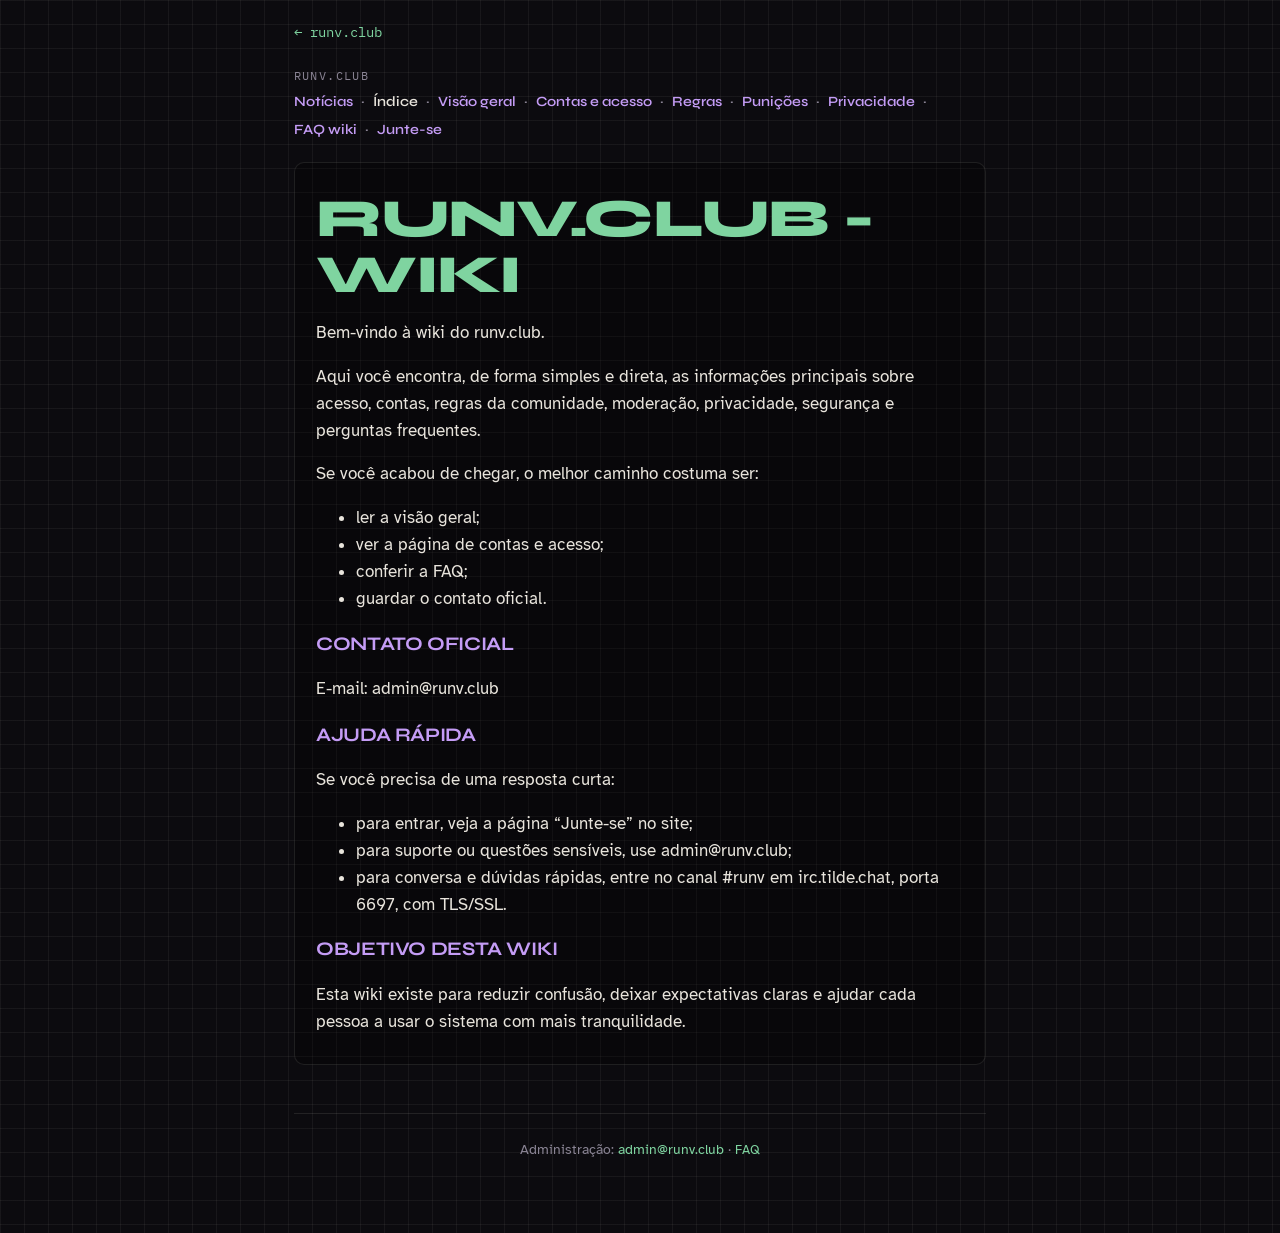
<file: site/public/wiki/index.html>
<!DOCTYPE html>
<html lang="pt-BR">
<head>
  <meta charset="utf-8">
  <meta name="viewport" content="width=device-width, initial-scale=1">
  <title>Wiki — runv.club</title>
  <meta name="description" content="Início da wiki runv.club: regras, contas, privacidade e FAQ.">
  <link rel="preconnect" href="https://fonts.googleapis.com">
  <link rel="preconnect" href="https://fonts.gstatic.com" crossorigin>
  <link href="https://fonts.googleapis.com/css2?family=Atkinson+Hyperlegible:ital,wght@0,400;0,700;1,400&family=IBM+Plex+Mono:wght@400;600&family=Syne:wght@600;700;800&display=swap" rel="stylesheet">
  <link rel="icon" href="/favicon.svg" type="image/svg+xml">
  <link rel="stylesheet" href="../assets/style.css">
</head>
<body>
  <div class="wrap">
    <nav class="top-nav"><a href="/">← runv.club</a></nav>

    <header>
      <p class="eyebrow">runv.club</p>
      <nav class="hero-nav wiki-hero-nav" aria-label="Páginas da wiki">
        <a href="/news/">Notícias</a>
        <span class="hero-nav-sep" aria-hidden="true">·</span>
        <span class="hero-nav-current" aria-current="page">Índice</span>
        <span class="hero-nav-sep" aria-hidden="true">·</span>
        <a href="/wiki/visao-geral.html">Visão geral</a>
        <span class="hero-nav-sep" aria-hidden="true">·</span>
        <a href="/wiki/contas-e-acesso.html">Contas e acesso</a>
        <span class="hero-nav-sep" aria-hidden="true">·</span>
        <a href="/wiki/regras-da-comunidade.html">Regras</a>
        <span class="hero-nav-sep" aria-hidden="true">·</span>
        <a href="/wiki/punicoes-e-moderacao.html">Punições</a>
        <span class="hero-nav-sep" aria-hidden="true">·</span>
        <a href="/wiki/privacidade-e-seguranca.html">Privacidade</a>
        <span class="hero-nav-sep" aria-hidden="true">·</span>
        <a href="/wiki/faq.html">FAQ wiki</a>
        <span class="hero-nav-sep" aria-hidden="true">·</span>
        <a href="/junte-se/">Junte-se</a>
      </nav>
    </header>

    <main class="section prose-block subpage-main wiki-main">
<h1 class="hero-title subpage-title wiki-page-title">RUNV.CLUB - WIKI</h1>

<p>Bem-vindo à wiki do runv.club.</p>

<p>Aqui você encontra, de forma simples e direta, as informações principais sobre acesso, contas, regras da comunidade, moderação, privacidade, segurança e perguntas frequentes.</p>

<p>Se você acabou de chegar, o melhor caminho costuma ser:</p>

<ul><li>ler a visão geral;</li><li>ver a página de contas e acesso;</li><li>conferir a FAQ;</li><li>guardar o contato oficial.</li></ul>

<h2>CONTATO OFICIAL</h2>

<p>E-mail: admin@runv.club</p>

<h2>AJUDA RÁPIDA</h2>

<p>Se você precisa de uma resposta curta:</p>

<ul><li>para entrar, veja a página “Junte-se” no site;</li><li>para suporte ou questões sensíveis, use admin@runv.club;</li><li>para conversa e dúvidas rápidas, entre no canal #runv em irc.tilde.chat, porta 6697, com TLS/SSL.</li></ul>

<h2>OBJETIVO DESTA WIKI</h2>

<p>Esta wiki existe para reduzir confusão, deixar expectativas claras e ajudar cada pessoa a usar o sistema com mais tranquilidade.</p>
    </main>

    <footer class="site-footer">
      <p>Administração: <a href="mailto:admin@runv.club">admin@runv.club</a><span class="footer-sep" aria-hidden="true"> · </span><a href="/faq/" class="footer-link-discrete">FAQ</a></p>
    </footer>
  </div>
</body>
</html>
</file>
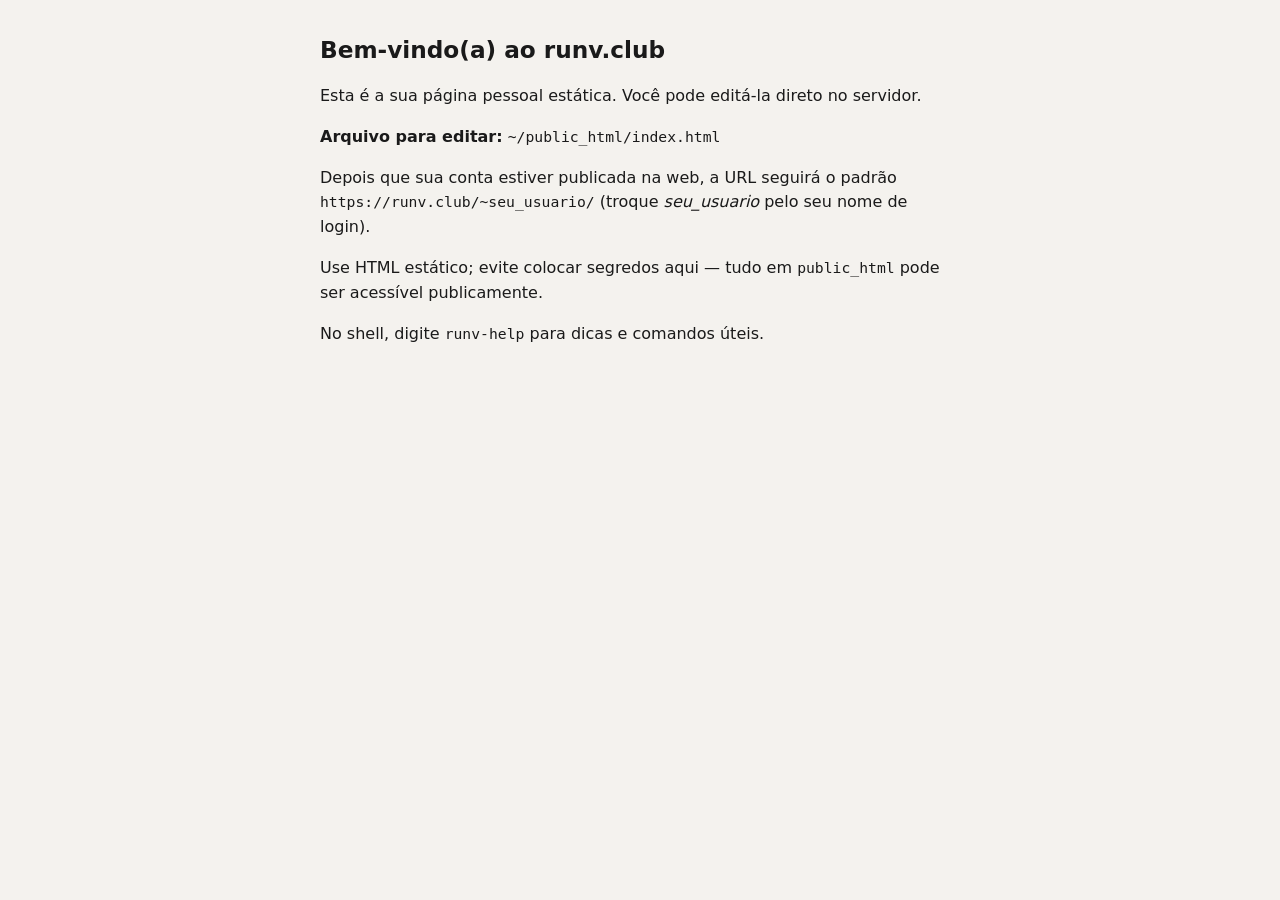
<file: tools/skel/public_html/index.html>
<!DOCTYPE html>
<html lang="pt-BR">
<head>
  <meta charset="utf-8">
  <meta name="viewport" content="width=device-width, initial-scale=1">
  <title>Sua página no runv.club</title>
  <style>
    :root { color-scheme: dark light; }
    body {
      font-family: system-ui, "Segoe UI", Roboto, Ubuntu, sans-serif;
      line-height: 1.55;
      max-width: 40rem;
      margin: 2rem auto;
      padding: 0 1.25rem;
      color: #1a1a1a;
      background: #f4f2ee;
    }
    @media (prefers-color-scheme: dark) {
      body { color: #e8e4dc; background: #121018; }
      a { color: #7fd4a0; }
    }
    h1 { font-size: 1.45rem; margin-bottom: 0.5rem; }
    .path, .url { font-family: ui-monospace, monospace; font-size: 0.92rem; }
    a { color: #0d6b3a; }
  </style>
</head>
<body>
  <h1>Bem-vindo(a) ao runv.club</h1>
  <p>
    Esta é a sua página pessoal estática. Você pode editá-la direto no servidor.
  </p>
  <p>
    <strong>Arquivo para editar:</strong> <span class="path">~/public_html/index.html</span>
  </p>
  <p>
    Depois que sua conta estiver publicada na web, a URL seguirá o padrão
    <span class="url">https://runv.club/~seu_usuario/</span>
    (troque <em>seu_usuario</em> pelo seu nome de login).
  </p>
  <p>
    Use HTML estático; evite colocar segredos aqui — tudo em <span class="path">public_html</span>
    pode ser acessível publicamente.
  </p>
  <p>
    No shell, digite <span class="path">runv-help</span> para dicas e comandos úteis.
  </p>
</body>
</html>
</file>
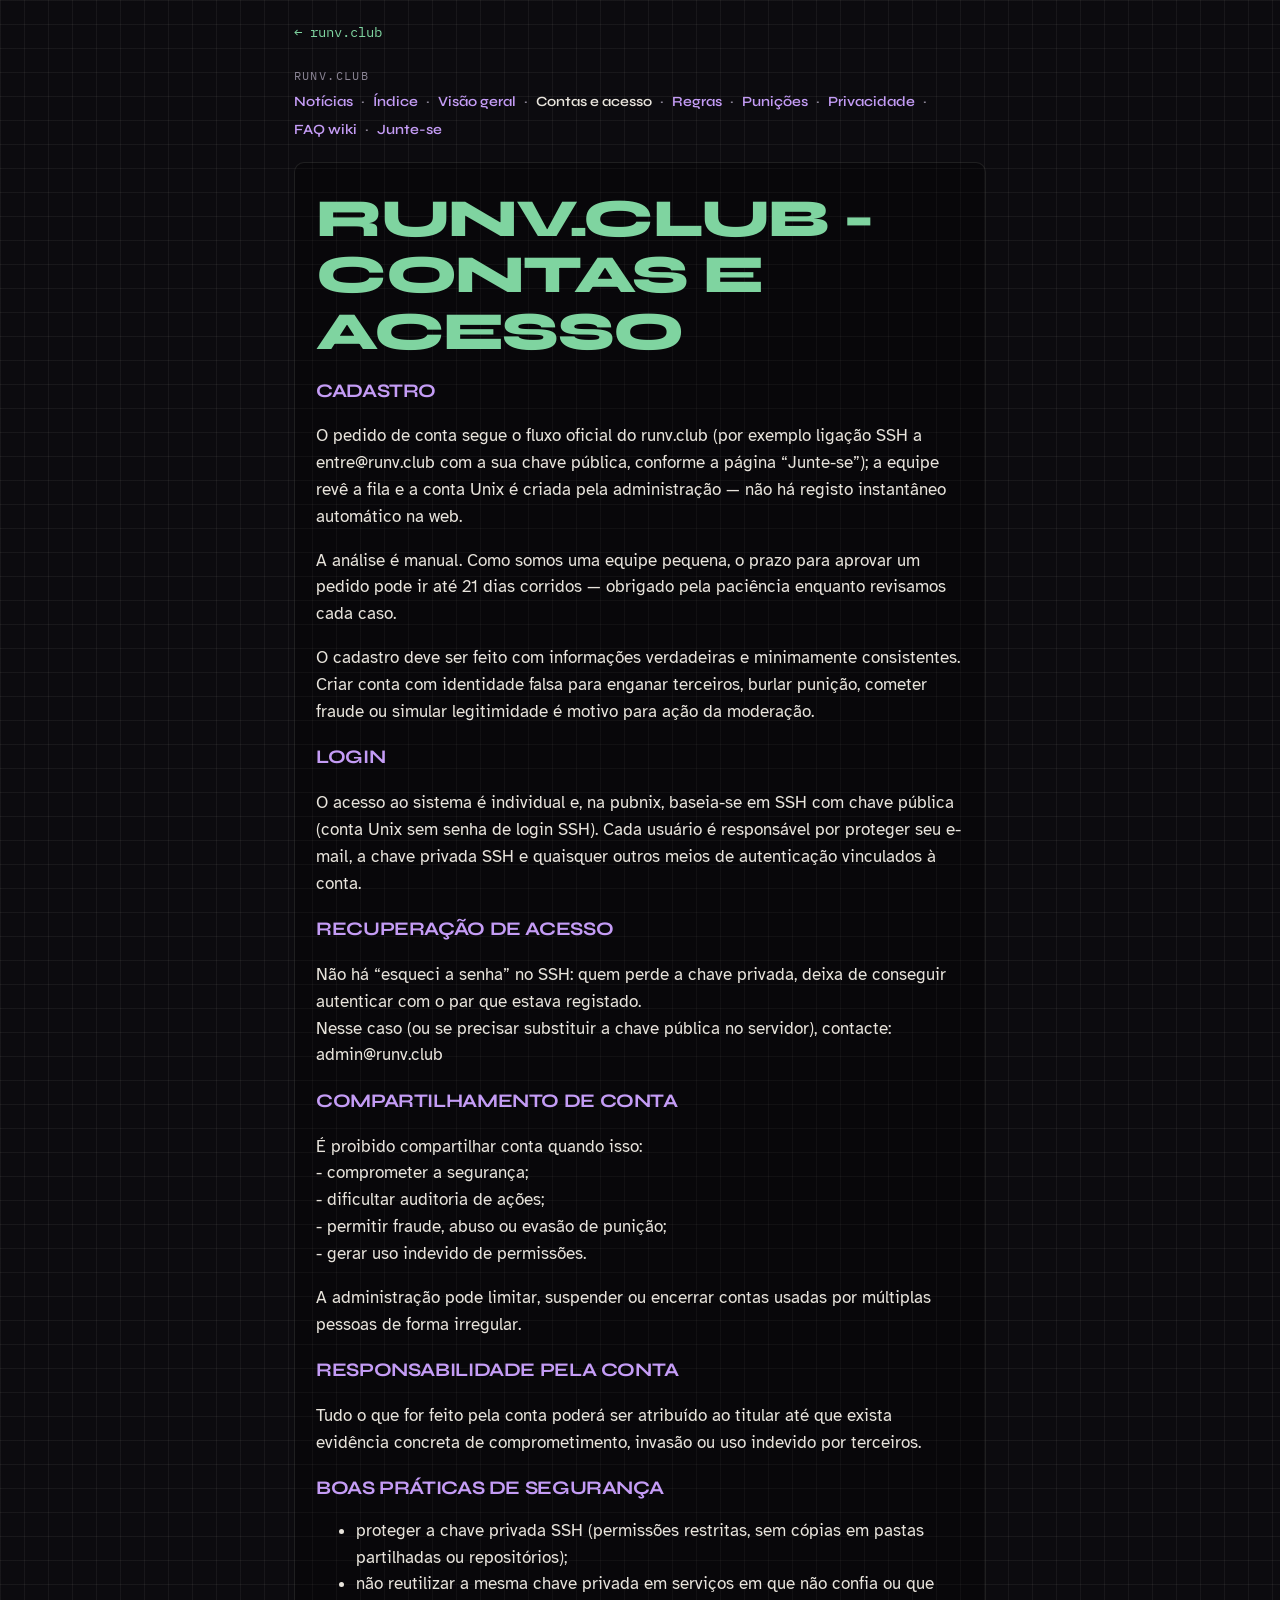
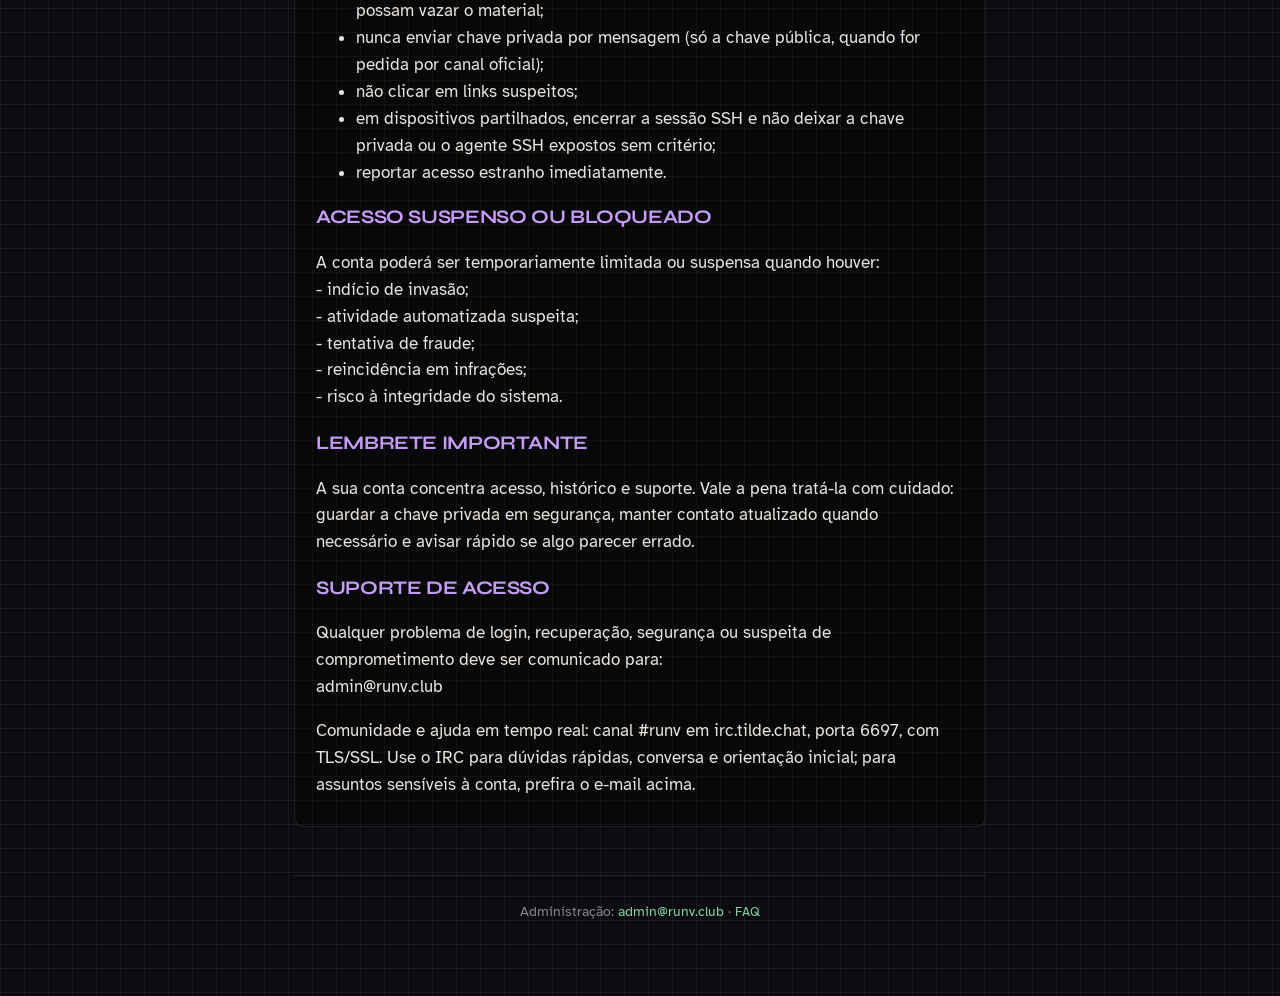
<file: site/public/wiki/contas-e-acesso.html>
<!DOCTYPE html>
<html lang="pt-BR">
<head>
  <meta charset="utf-8">
  <meta name="viewport" content="width=device-width, initial-scale=1">
  <title>RUNV.CLUB - CONTAS E ACESSO — Wiki runv.club</title>
  <meta name="description" content="RUNV.CLUB - CONTAS E ACESSO — wiki runv.club.">
  <link rel="preconnect" href="https://fonts.googleapis.com">
  <link rel="preconnect" href="https://fonts.gstatic.com" crossorigin>
  <link href="https://fonts.googleapis.com/css2?family=Atkinson+Hyperlegible:ital,wght@0,400;0,700;1,400&family=IBM+Plex+Mono:wght@400;600&family=Syne:wght@600;700;800&display=swap" rel="stylesheet">
  <link rel="icon" href="/favicon.svg" type="image/svg+xml">
  <link rel="stylesheet" href="../assets/style.css">
</head>
<body>
  <div class="wrap">
    <nav class="top-nav"><a href="/">← runv.club</a></nav>

    <header>
      <p class="eyebrow">runv.club</p>
      <nav class="hero-nav wiki-hero-nav" aria-label="Páginas da wiki">
        <a href="/news/">Notícias</a>
        <span class="hero-nav-sep" aria-hidden="true">·</span>
        <a href="/wiki/">Índice</a>
        <span class="hero-nav-sep" aria-hidden="true">·</span>
        <a href="/wiki/visao-geral.html">Visão geral</a>
        <span class="hero-nav-sep" aria-hidden="true">·</span>
        <span class="hero-nav-current" aria-current="page">Contas e acesso</span>
        <span class="hero-nav-sep" aria-hidden="true">·</span>
        <a href="/wiki/regras-da-comunidade.html">Regras</a>
        <span class="hero-nav-sep" aria-hidden="true">·</span>
        <a href="/wiki/punicoes-e-moderacao.html">Punições</a>
        <span class="hero-nav-sep" aria-hidden="true">·</span>
        <a href="/wiki/privacidade-e-seguranca.html">Privacidade</a>
        <span class="hero-nav-sep" aria-hidden="true">·</span>
        <a href="/wiki/faq.html">FAQ wiki</a>
        <span class="hero-nav-sep" aria-hidden="true">·</span>
        <a href="/junte-se/">Junte-se</a>
      </nav>
    </header>

    <main class="section prose-block subpage-main wiki-main">
<h1 class="hero-title subpage-title wiki-page-title">RUNV.CLUB - CONTAS E ACESSO</h1>

<h2>CADASTRO</h2>

<p>O pedido de conta segue o fluxo oficial do runv.club (por exemplo ligação SSH a entre@runv.club com a sua chave pública, conforme a página “Junte-se”); a equipe revê a fila e a conta Unix é criada pela administração — não há registo instantâneo automático na web.</p>

<p>A análise é manual. Como somos uma equipe pequena, o prazo para aprovar um pedido pode ir até 21 dias corridos — obrigado pela paciência enquanto revisamos cada caso.</p>

<p>O cadastro deve ser feito com informações verdadeiras e minimamente consistentes.<br>
Criar conta com identidade falsa para enganar terceiros, burlar punição, cometer fraude ou simular legitimidade é motivo para ação da moderação.</p>

<h2>LOGIN</h2>

<p>O acesso ao sistema é individual e, na pubnix, baseia-se em SSH com chave pública (conta Unix sem senha de login SSH). Cada usuário é responsável por proteger seu e-mail, a chave privada SSH e quaisquer outros meios de autenticação vinculados à conta.</p>

<h2>RECUPERAÇÃO DE ACESSO</h2>

<p>Não há “esqueci a senha” no SSH: quem perde a chave privada, deixa de conseguir autenticar com o par que estava registado.<br>
Nesse caso (ou se precisar substituir a chave pública no servidor), contacte:<br>
admin@runv.club</p>

<h2>COMPARTILHAMENTO DE CONTA</h2>

<p>É proibido compartilhar conta quando isso:<br>
- comprometer a segurança;<br>
- dificultar auditoria de ações;<br>
- permitir fraude, abuso ou evasão de punição;<br>
- gerar uso indevido de permissões.</p>

<p>A administração pode limitar, suspender ou encerrar contas usadas por múltiplas pessoas de forma irregular.</p>

<h2>RESPONSABILIDADE PELA CONTA</h2>

<p>Tudo o que for feito pela conta poderá ser atribuído ao titular até que exista evidência concreta de comprometimento, invasão ou uso indevido por terceiros.</p>

<h2>BOAS PRÁTICAS DE SEGURANÇA</h2>

<ul><li>proteger a chave privada SSH (permissões restritas, sem cópias em pastas partilhadas ou repositórios);</li><li>não reutilizar a mesma chave privada em serviços em que não confia ou que possam vazar o material;</li><li>nunca enviar chave privada por mensagem (só a chave pública, quando for pedida por canal oficial);</li><li>não clicar em links suspeitos;</li><li>em dispositivos partilhados, encerrar a sessão SSH e não deixar a chave privada ou o agente SSH expostos sem critério;</li><li>reportar acesso estranho imediatamente.</li></ul>

<h2>ACESSO SUSPENSO OU BLOQUEADO</h2>

<p>A conta poderá ser temporariamente limitada ou suspensa quando houver:<br>
- indício de invasão;<br>
- atividade automatizada suspeita;<br>
- tentativa de fraude;<br>
- reincidência em infrações;<br>
- risco à integridade do sistema.</p>

<h2>LEMBRETE IMPORTANTE</h2>

<p>A sua conta concentra acesso, histórico e suporte. Vale a pena tratá-la com cuidado: guardar a chave privada em segurança, manter contato atualizado quando necessário e avisar rápido se algo parecer errado.</p>

<h2>SUPORTE DE ACESSO</h2>

<p>Qualquer problema de login, recuperação, segurança ou suspeita de comprometimento deve ser comunicado para:<br>
admin@runv.club</p>

<p>Comunidade e ajuda em tempo real: canal #runv em irc.tilde.chat, porta 6697, com TLS/SSL. Use o IRC para dúvidas rápidas, conversa e orientação inicial; para assuntos sensíveis à conta, prefira o e-mail acima.</p>
    </main>

    <footer class="site-footer">
      <p>Administração: <a href="mailto:admin@runv.club">admin@runv.club</a><span class="footer-sep" aria-hidden="true"> · </span><a href="/faq/" class="footer-link-discrete">FAQ</a></p>
    </footer>
  </div>
</body>
</html>
</file>
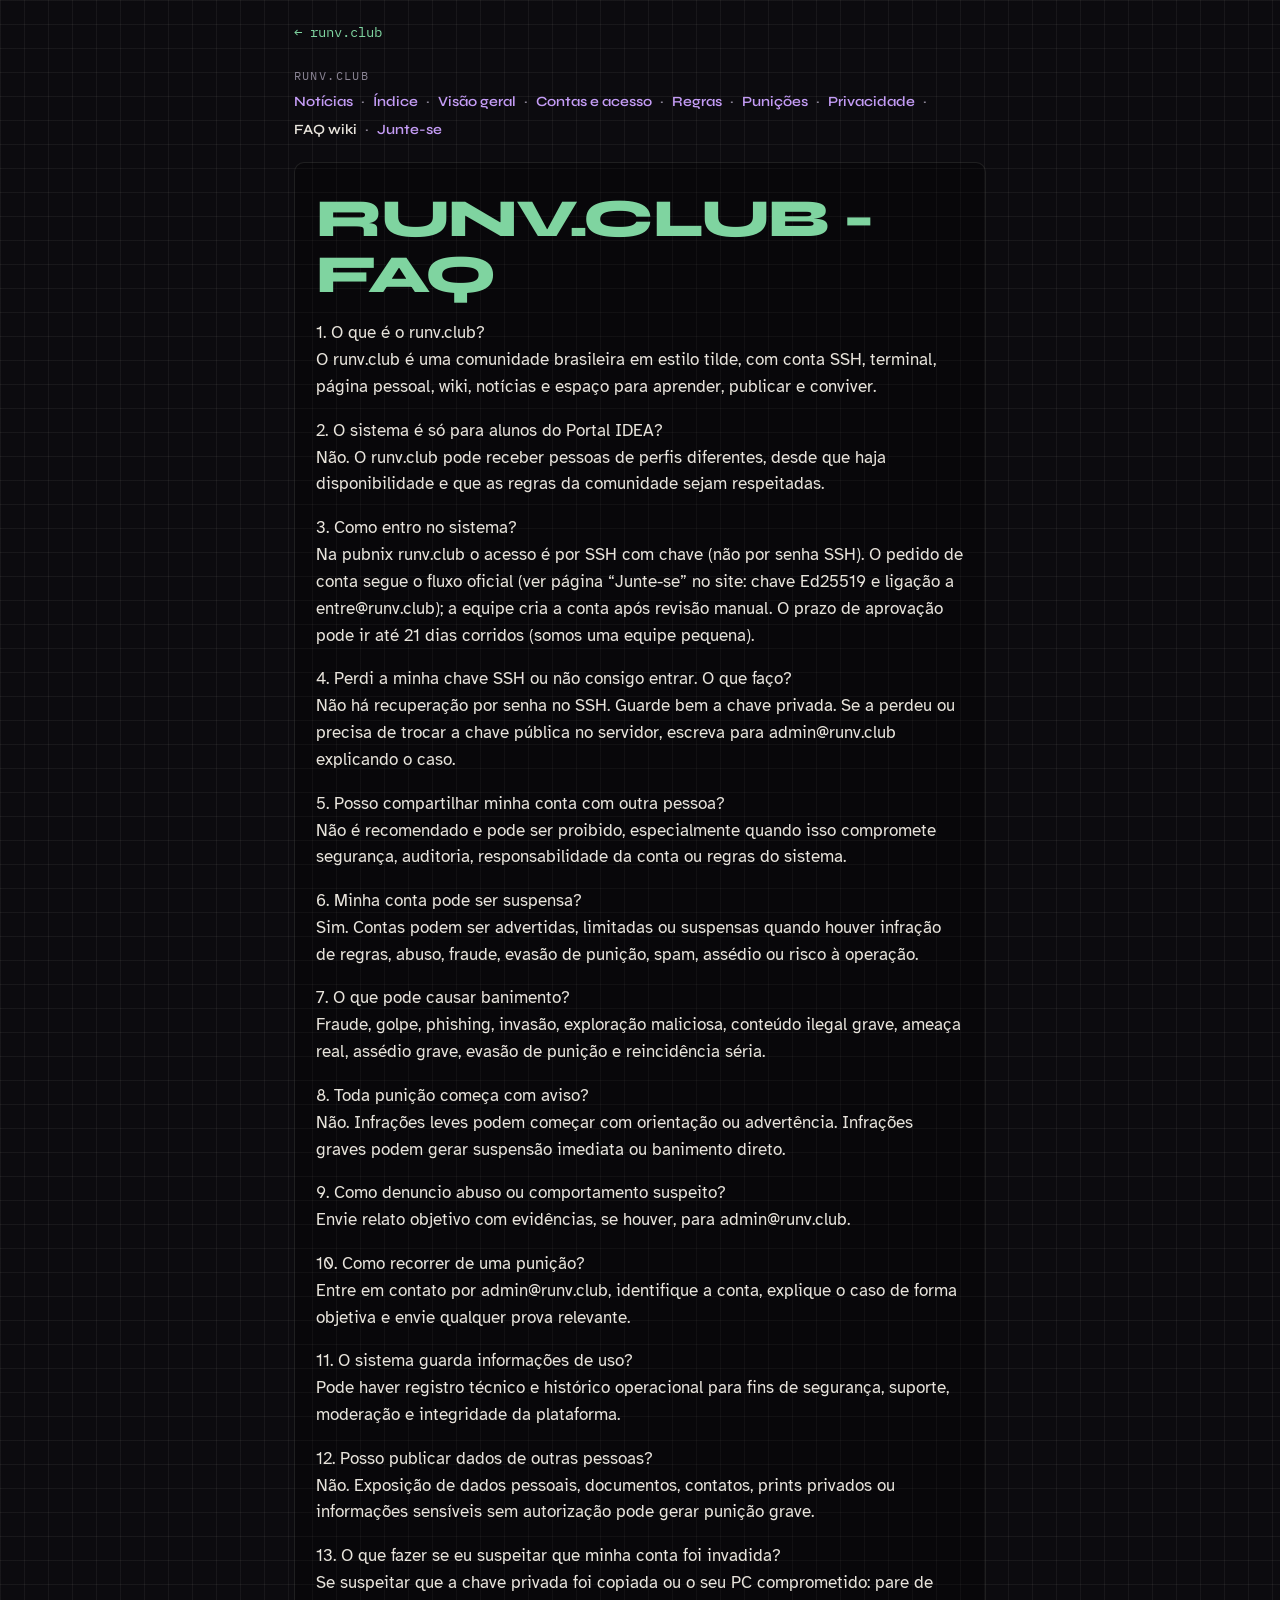
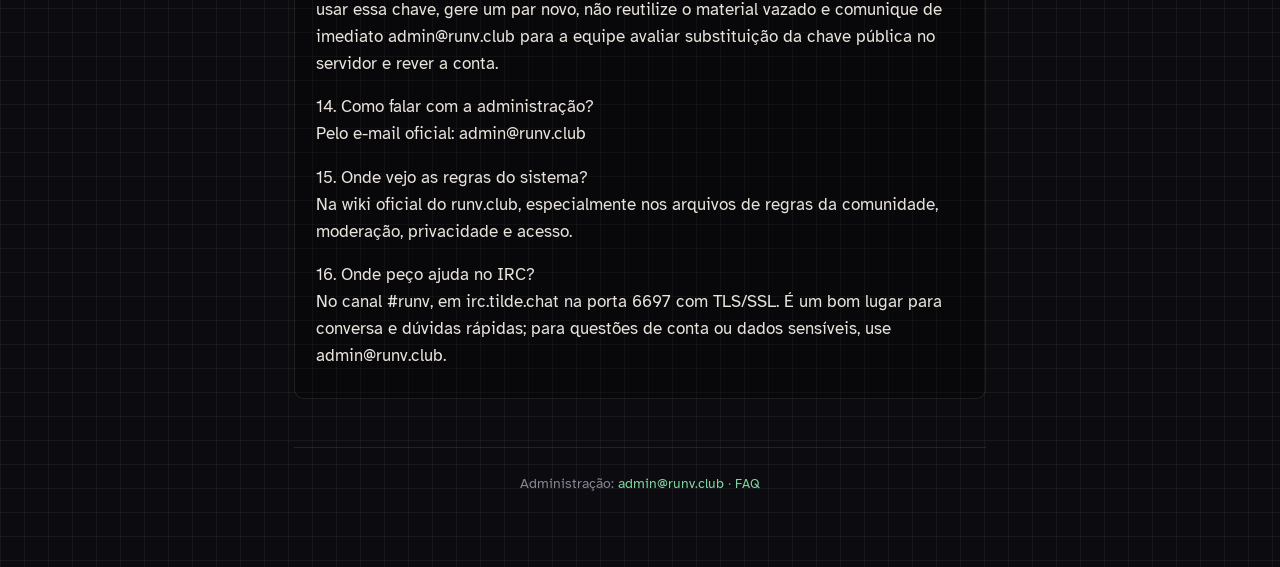
<file: site/public/wiki/faq.html>
<!DOCTYPE html>
<html lang="pt-BR">
<head>
  <meta charset="utf-8">
  <meta name="viewport" content="width=device-width, initial-scale=1">
  <title>RUNV.CLUB - FAQ — Wiki runv.club</title>
  <meta name="description" content="RUNV.CLUB - FAQ — wiki runv.club.">
  <link rel="preconnect" href="https://fonts.googleapis.com">
  <link rel="preconnect" href="https://fonts.gstatic.com" crossorigin>
  <link href="https://fonts.googleapis.com/css2?family=Atkinson+Hyperlegible:ital,wght@0,400;0,700;1,400&family=IBM+Plex+Mono:wght@400;600&family=Syne:wght@600;700;800&display=swap" rel="stylesheet">
  <link rel="icon" href="/favicon.svg" type="image/svg+xml">
  <link rel="stylesheet" href="../assets/style.css">
</head>
<body>
  <div class="wrap">
    <nav class="top-nav"><a href="/">← runv.club</a></nav>

    <header>
      <p class="eyebrow">runv.club</p>
      <nav class="hero-nav wiki-hero-nav" aria-label="Páginas da wiki">
        <a href="/news/">Notícias</a>
        <span class="hero-nav-sep" aria-hidden="true">·</span>
        <a href="/wiki/">Índice</a>
        <span class="hero-nav-sep" aria-hidden="true">·</span>
        <a href="/wiki/visao-geral.html">Visão geral</a>
        <span class="hero-nav-sep" aria-hidden="true">·</span>
        <a href="/wiki/contas-e-acesso.html">Contas e acesso</a>
        <span class="hero-nav-sep" aria-hidden="true">·</span>
        <a href="/wiki/regras-da-comunidade.html">Regras</a>
        <span class="hero-nav-sep" aria-hidden="true">·</span>
        <a href="/wiki/punicoes-e-moderacao.html">Punições</a>
        <span class="hero-nav-sep" aria-hidden="true">·</span>
        <a href="/wiki/privacidade-e-seguranca.html">Privacidade</a>
        <span class="hero-nav-sep" aria-hidden="true">·</span>
        <span class="hero-nav-current" aria-current="page">FAQ wiki</span>
        <span class="hero-nav-sep" aria-hidden="true">·</span>
        <a href="/junte-se/">Junte-se</a>
      </nav>
    </header>

    <main class="section prose-block subpage-main wiki-main">
<h1 class="hero-title subpage-title wiki-page-title">RUNV.CLUB - FAQ</h1>

<p>1. O que é o runv.club?<br>
O runv.club é uma comunidade brasileira em estilo tilde, com conta SSH, terminal, página pessoal, wiki, notícias e espaço para aprender, publicar e conviver.</p>

<p>2. O sistema é só para alunos do Portal IDEA?<br>
Não. O runv.club pode receber pessoas de perfis diferentes, desde que haja disponibilidade e que as regras da comunidade sejam respeitadas.</p>

<p>3. Como entro no sistema?<br>
Na pubnix runv.club o acesso é por SSH com chave (não por senha SSH). O pedido de conta segue o fluxo oficial (ver página “Junte-se” no site: chave Ed25519 e ligação a entre@runv.club); a equipe cria a conta após revisão manual. O prazo de aprovação pode ir até 21 dias corridos (somos uma equipe pequena).</p>

<p>4. Perdi a minha chave SSH ou não consigo entrar. O que faço?<br>
Não há recuperação por senha no SSH. Guarde bem a chave privada. Se a perdeu ou precisa de trocar a chave pública no servidor, escreva para admin@runv.club explicando o caso.</p>

<p>5. Posso compartilhar minha conta com outra pessoa?<br>
Não é recomendado e pode ser proibido, especialmente quando isso compromete segurança, auditoria, responsabilidade da conta ou regras do sistema.</p>

<p>6. Minha conta pode ser suspensa?<br>
Sim. Contas podem ser advertidas, limitadas ou suspensas quando houver infração de regras, abuso, fraude, evasão de punição, spam, assédio ou risco à operação.</p>

<p>7. O que pode causar banimento?<br>
Fraude, golpe, phishing, invasão, exploração maliciosa, conteúdo ilegal grave, ameaça real, assédio grave, evasão de punição e reincidência séria.</p>

<p>8. Toda punição começa com aviso?<br>
Não. Infrações leves podem começar com orientação ou advertência. Infrações graves podem gerar suspensão imediata ou banimento direto.</p>

<p>9. Como denuncio abuso ou comportamento suspeito?<br>
Envie relato objetivo com evidências, se houver, para admin@runv.club.</p>

<p>10. Como recorrer de uma punição?<br>
Entre em contato por admin@runv.club, identifique a conta, explique o caso de forma objetiva e envie qualquer prova relevante.</p>

<p>11. O sistema guarda informações de uso?<br>
Pode haver registro técnico e histórico operacional para fins de segurança, suporte, moderação e integridade da plataforma.</p>

<p>12. Posso publicar dados de outras pessoas?<br>
Não. Exposição de dados pessoais, documentos, contatos, prints privados ou informações sensíveis sem autorização pode gerar punição grave.</p>

<p>13. O que fazer se eu suspeitar que minha conta foi invadida?<br>
Se suspeitar que a chave privada foi copiada ou o seu PC comprometido: pare de usar essa chave, gere um par novo, não reutilize o material vazado e comunique de imediato admin@runv.club para a equipe avaliar substituição da chave pública no servidor e rever a conta.</p>

<p>14. Como falar com a administração?<br>
Pelo e-mail oficial: admin@runv.club</p>

<p>15. Onde vejo as regras do sistema?<br>
Na wiki oficial do runv.club, especialmente nos arquivos de regras da comunidade, moderação, privacidade e acesso.</p>

<p>16. Onde peço ajuda no IRC?<br>
No canal #runv, em irc.tilde.chat na porta 6697 com TLS/SSL. É um bom lugar para conversa e dúvidas rápidas; para questões de conta ou dados sensíveis, use admin@runv.club.</p>
    </main>

    <footer class="site-footer">
      <p>Administração: <a href="mailto:admin@runv.club">admin@runv.club</a><span class="footer-sep" aria-hidden="true"> · </span><a href="/faq/" class="footer-link-discrete">FAQ</a></p>
    </footer>
  </div>
</body>
</html>
</file>
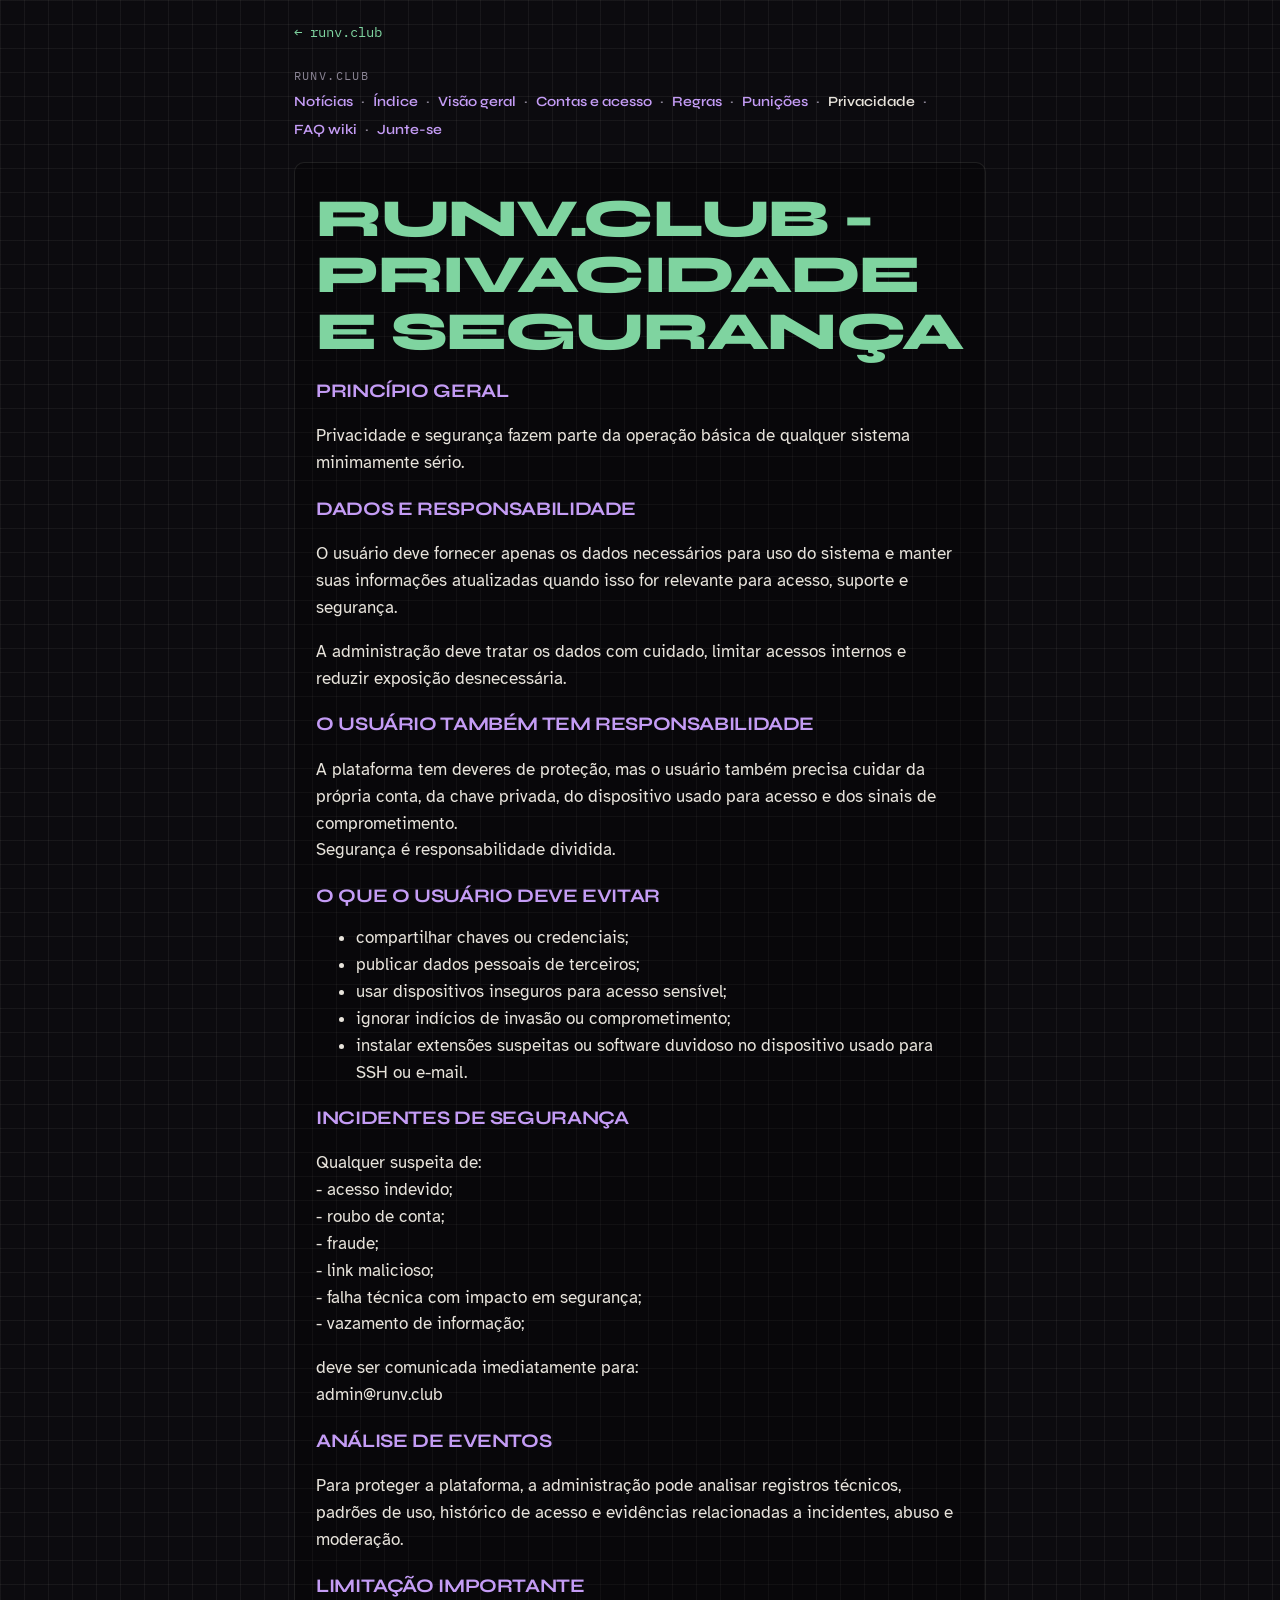
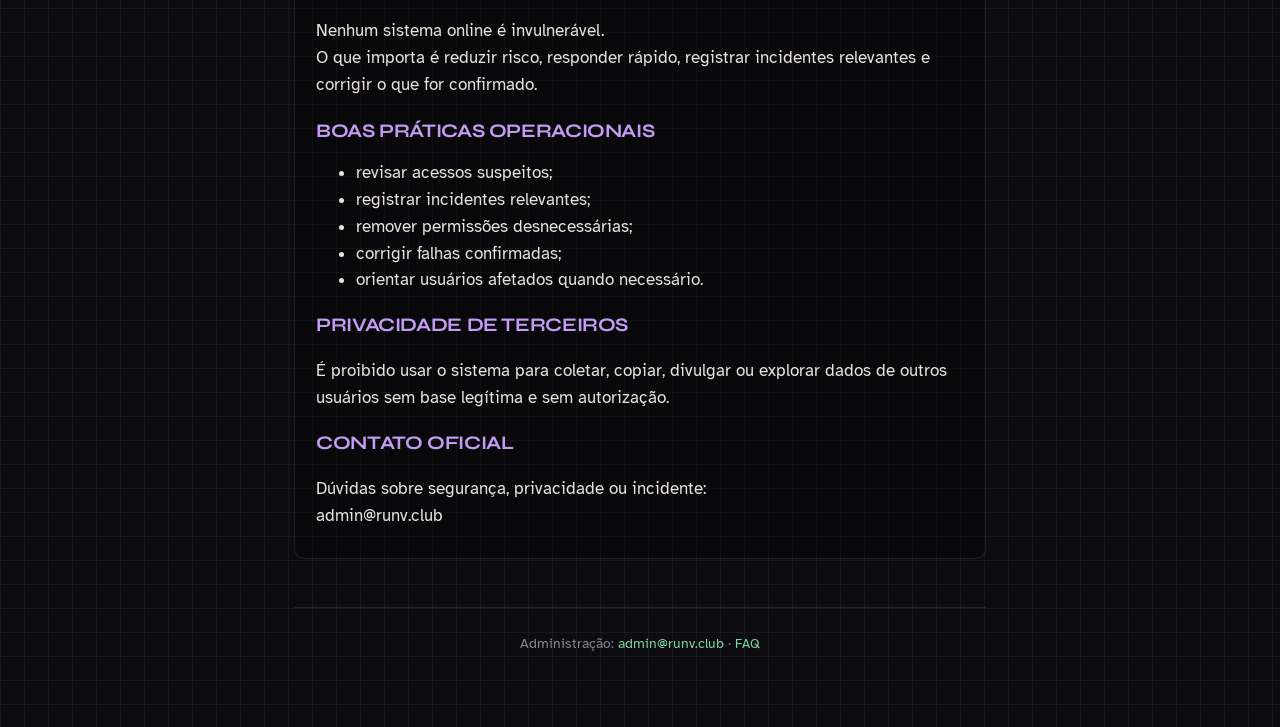
<file: site/public/wiki/privacidade-e-seguranca.html>
<!DOCTYPE html>
<html lang="pt-BR">
<head>
  <meta charset="utf-8">
  <meta name="viewport" content="width=device-width, initial-scale=1">
  <title>RUNV.CLUB - PRIVACIDADE E SEGURANÇA — Wiki runv.club</title>
  <meta name="description" content="RUNV.CLUB - PRIVACIDADE E SEGURANÇA — wiki runv.club.">
  <link rel="preconnect" href="https://fonts.googleapis.com">
  <link rel="preconnect" href="https://fonts.gstatic.com" crossorigin>
  <link href="https://fonts.googleapis.com/css2?family=Atkinson+Hyperlegible:ital,wght@0,400;0,700;1,400&family=IBM+Plex+Mono:wght@400;600&family=Syne:wght@600;700;800&display=swap" rel="stylesheet">
  <link rel="icon" href="/favicon.svg" type="image/svg+xml">
  <link rel="stylesheet" href="../assets/style.css">
</head>
<body>
  <div class="wrap">
    <nav class="top-nav"><a href="/">← runv.club</a></nav>

    <header>
      <p class="eyebrow">runv.club</p>
      <nav class="hero-nav wiki-hero-nav" aria-label="Páginas da wiki">
        <a href="/news/">Notícias</a>
        <span class="hero-nav-sep" aria-hidden="true">·</span>
        <a href="/wiki/">Índice</a>
        <span class="hero-nav-sep" aria-hidden="true">·</span>
        <a href="/wiki/visao-geral.html">Visão geral</a>
        <span class="hero-nav-sep" aria-hidden="true">·</span>
        <a href="/wiki/contas-e-acesso.html">Contas e acesso</a>
        <span class="hero-nav-sep" aria-hidden="true">·</span>
        <a href="/wiki/regras-da-comunidade.html">Regras</a>
        <span class="hero-nav-sep" aria-hidden="true">·</span>
        <a href="/wiki/punicoes-e-moderacao.html">Punições</a>
        <span class="hero-nav-sep" aria-hidden="true">·</span>
        <span class="hero-nav-current" aria-current="page">Privacidade</span>
        <span class="hero-nav-sep" aria-hidden="true">·</span>
        <a href="/wiki/faq.html">FAQ wiki</a>
        <span class="hero-nav-sep" aria-hidden="true">·</span>
        <a href="/junte-se/">Junte-se</a>
      </nav>
    </header>

    <main class="section prose-block subpage-main wiki-main">
<h1 class="hero-title subpage-title wiki-page-title">RUNV.CLUB - PRIVACIDADE E SEGURANÇA</h1>

<h2>PRINCÍPIO GERAL</h2>

<p>Privacidade e segurança fazem parte da operação básica de qualquer sistema minimamente sério.</p>

<h2>DADOS E RESPONSABILIDADE</h2>

<p>O usuário deve fornecer apenas os dados necessários para uso do sistema e manter suas informações atualizadas quando isso for relevante para acesso, suporte e segurança.</p>

<p>A administração deve tratar os dados com cuidado, limitar acessos internos e reduzir exposição desnecessária.</p>

<h2>O USUÁRIO TAMBÉM TEM RESPONSABILIDADE</h2>

<p>A plataforma tem deveres de proteção, mas o usuário também precisa cuidar da própria conta, da chave privada, do dispositivo usado para acesso e dos sinais de comprometimento.<br>
Segurança é responsabilidade dividida.</p>

<h2>O QUE O USUÁRIO DEVE EVITAR</h2>

<ul><li>compartilhar chaves ou credenciais;</li><li>publicar dados pessoais de terceiros;</li><li>usar dispositivos inseguros para acesso sensível;</li><li>ignorar indícios de invasão ou comprometimento;</li><li>instalar extensões suspeitas ou software duvidoso no dispositivo usado para SSH ou e-mail.</li></ul>

<h2>INCIDENTES DE SEGURANÇA</h2>

<p>Qualquer suspeita de:<br>
- acesso indevido;<br>
- roubo de conta;<br>
- fraude;<br>
- link malicioso;<br>
- falha técnica com impacto em segurança;<br>
- vazamento de informação;</p>

<p>deve ser comunicada imediatamente para:<br>
admin@runv.club</p>

<h2>ANÁLISE DE EVENTOS</h2>

<p>Para proteger a plataforma, a administração pode analisar registros técnicos, padrões de uso, histórico de acesso e evidências relacionadas a incidentes, abuso e moderação.</p>

<h2>LIMITAÇÃO IMPORTANTE</h2>

<p>Nenhum sistema online é invulnerável.<br>
O que importa é reduzir risco, responder rápido, registrar incidentes relevantes e corrigir o que for confirmado.</p>

<h2>BOAS PRÁTICAS OPERACIONAIS</h2>

<ul><li>revisar acessos suspeitos;</li><li>registrar incidentes relevantes;</li><li>remover permissões desnecessárias;</li><li>corrigir falhas confirmadas;</li><li>orientar usuários afetados quando necessário.</li></ul>

<h2>PRIVACIDADE DE TERCEIROS</h2>

<p>É proibido usar o sistema para coletar, copiar, divulgar ou explorar dados de outros usuários sem base legítima e sem autorização.</p>

<h2>CONTATO OFICIAL</h2>

<p>Dúvidas sobre segurança, privacidade ou incidente:<br>
admin@runv.club</p>
    </main>

    <footer class="site-footer">
      <p>Administração: <a href="mailto:admin@runv.club">admin@runv.club</a><span class="footer-sep" aria-hidden="true"> · </span><a href="/faq/" class="footer-link-discrete">FAQ</a></p>
    </footer>
  </div>
</body>
</html>
</file>
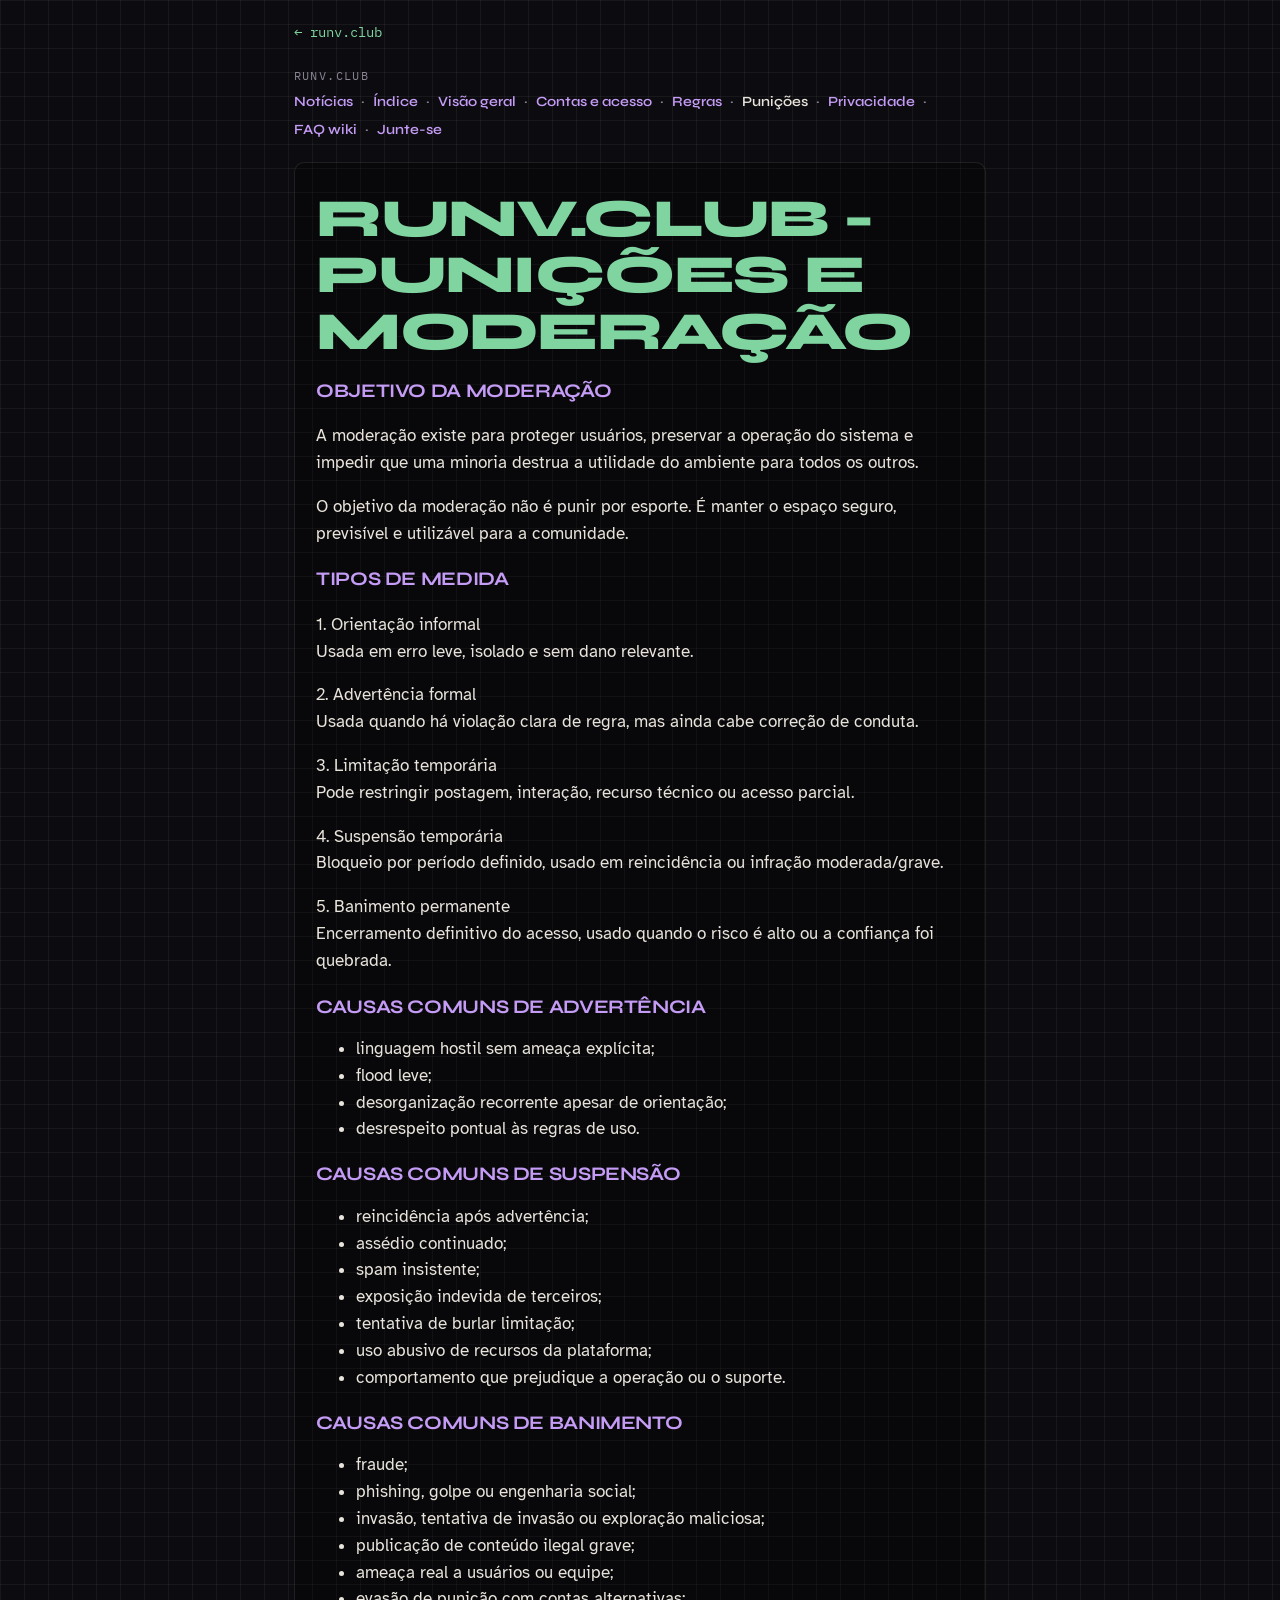
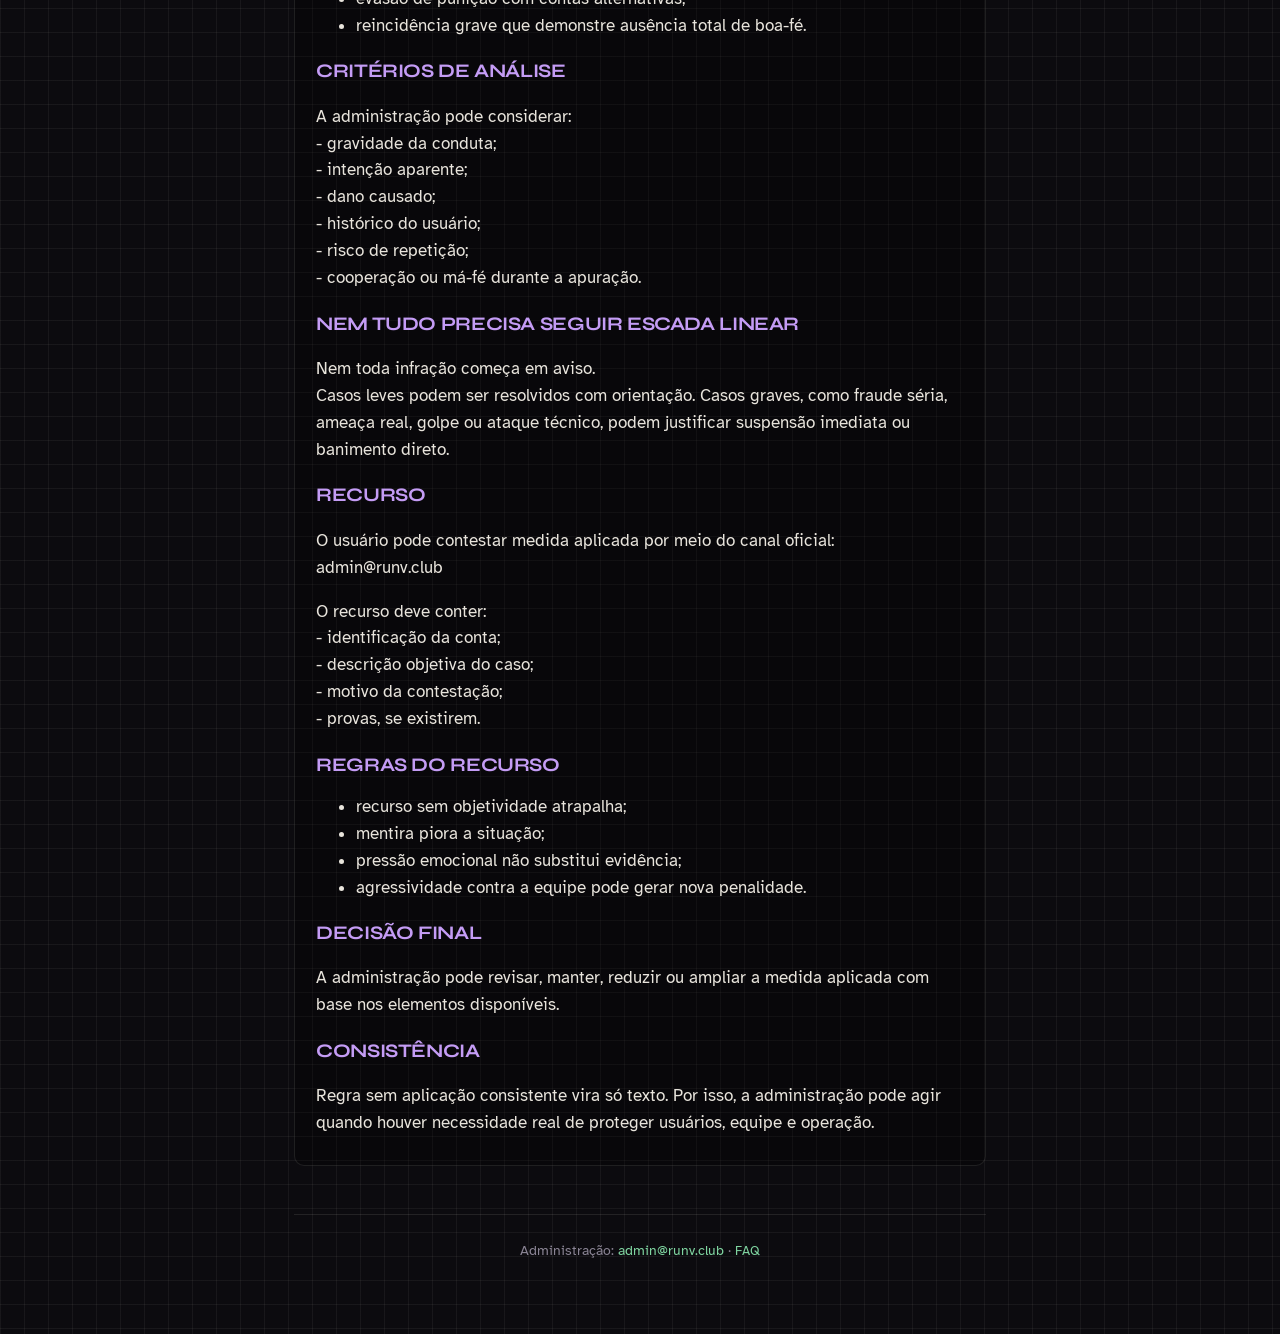
<file: site/public/wiki/punicoes-e-moderacao.html>
<!DOCTYPE html>
<html lang="pt-BR">
<head>
  <meta charset="utf-8">
  <meta name="viewport" content="width=device-width, initial-scale=1">
  <title>RUNV.CLUB - PUNIÇÕES E MODERAÇÃO — Wiki runv.club</title>
  <meta name="description" content="RUNV.CLUB - PUNIÇÕES E MODERAÇÃO — wiki runv.club.">
  <link rel="preconnect" href="https://fonts.googleapis.com">
  <link rel="preconnect" href="https://fonts.gstatic.com" crossorigin>
  <link href="https://fonts.googleapis.com/css2?family=Atkinson+Hyperlegible:ital,wght@0,400;0,700;1,400&family=IBM+Plex+Mono:wght@400;600&family=Syne:wght@600;700;800&display=swap" rel="stylesheet">
  <link rel="icon" href="/favicon.svg" type="image/svg+xml">
  <link rel="stylesheet" href="../assets/style.css">
</head>
<body>
  <div class="wrap">
    <nav class="top-nav"><a href="/">← runv.club</a></nav>

    <header>
      <p class="eyebrow">runv.club</p>
      <nav class="hero-nav wiki-hero-nav" aria-label="Páginas da wiki">
        <a href="/news/">Notícias</a>
        <span class="hero-nav-sep" aria-hidden="true">·</span>
        <a href="/wiki/">Índice</a>
        <span class="hero-nav-sep" aria-hidden="true">·</span>
        <a href="/wiki/visao-geral.html">Visão geral</a>
        <span class="hero-nav-sep" aria-hidden="true">·</span>
        <a href="/wiki/contas-e-acesso.html">Contas e acesso</a>
        <span class="hero-nav-sep" aria-hidden="true">·</span>
        <a href="/wiki/regras-da-comunidade.html">Regras</a>
        <span class="hero-nav-sep" aria-hidden="true">·</span>
        <span class="hero-nav-current" aria-current="page">Punições</span>
        <span class="hero-nav-sep" aria-hidden="true">·</span>
        <a href="/wiki/privacidade-e-seguranca.html">Privacidade</a>
        <span class="hero-nav-sep" aria-hidden="true">·</span>
        <a href="/wiki/faq.html">FAQ wiki</a>
        <span class="hero-nav-sep" aria-hidden="true">·</span>
        <a href="/junte-se/">Junte-se</a>
      </nav>
    </header>

    <main class="section prose-block subpage-main wiki-main">
<h1 class="hero-title subpage-title wiki-page-title">RUNV.CLUB - PUNIÇÕES E MODERAÇÃO</h1>

<h2>OBJETIVO DA MODERAÇÃO</h2>

<p>A moderação existe para proteger usuários, preservar a operação do sistema e impedir que uma minoria destrua a utilidade do ambiente para todos os outros.</p>

<p>O objetivo da moderação não é punir por esporte. É manter o espaço seguro, previsível e utilizável para a comunidade.</p>

<h2>TIPOS DE MEDIDA</h2>

<p>1. Orientação informal<br>
   Usada em erro leve, isolado e sem dano relevante.</p>

<p>2. Advertência formal<br>
   Usada quando há violação clara de regra, mas ainda cabe correção de conduta.</p>

<p>3. Limitação temporária<br>
   Pode restringir postagem, interação, recurso técnico ou acesso parcial.</p>

<p>4. Suspensão temporária<br>
   Bloqueio por período definido, usado em reincidência ou infração moderada/grave.</p>

<p>5. Banimento permanente<br>
   Encerramento definitivo do acesso, usado quando o risco é alto ou a confiança foi quebrada.</p>

<h2>CAUSAS COMUNS DE ADVERTÊNCIA</h2>

<ul><li>linguagem hostil sem ameaça explícita;</li><li>flood leve;</li><li>desorganização recorrente apesar de orientação;</li><li>desrespeito pontual às regras de uso.</li></ul>

<h2>CAUSAS COMUNS DE SUSPENSÃO</h2>

<ul><li>reincidência após advertência;</li><li>assédio continuado;</li><li>spam insistente;</li><li>exposição indevida de terceiros;</li><li>tentativa de burlar limitação;</li><li>uso abusivo de recursos da plataforma;</li><li>comportamento que prejudique a operação ou o suporte.</li></ul>

<h2>CAUSAS COMUNS DE BANIMENTO</h2>

<ul><li>fraude;</li><li>phishing, golpe ou engenharia social;</li><li>invasão, tentativa de invasão ou exploração maliciosa;</li><li>publicação de conteúdo ilegal grave;</li><li>ameaça real a usuários ou equipe;</li><li>evasão de punição com contas alternativas;</li><li>reincidência grave que demonstre ausência total de boa-fé.</li></ul>

<h2>CRITÉRIOS DE ANÁLISE</h2>

<p>A administração pode considerar:<br>
- gravidade da conduta;<br>
- intenção aparente;<br>
- dano causado;<br>
- histórico do usuário;<br>
- risco de repetição;<br>
- cooperação ou má-fé durante a apuração.</p>

<h2>NEM TUDO PRECISA SEGUIR ESCADA LINEAR</h2>

<p>Nem toda infração começa em aviso.<br>
Casos leves podem ser resolvidos com orientação. Casos graves, como fraude séria, ameaça real, golpe ou ataque técnico, podem justificar suspensão imediata ou banimento direto.</p>

<h2>RECURSO</h2>

<p>O usuário pode contestar medida aplicada por meio do canal oficial:<br>
admin@runv.club</p>

<p>O recurso deve conter:<br>
- identificação da conta;<br>
- descrição objetiva do caso;<br>
- motivo da contestação;<br>
- provas, se existirem.</p>

<h2>REGRAS DO RECURSO</h2>

<ul><li>recurso sem objetividade atrapalha;</li><li>mentira piora a situação;</li><li>pressão emocional não substitui evidência;</li><li>agressividade contra a equipe pode gerar nova penalidade.</li></ul>

<h2>DECISÃO FINAL</h2>

<p>A administração pode revisar, manter, reduzir ou ampliar a medida aplicada com base nos elementos disponíveis.</p>

<h2>CONSISTÊNCIA</h2>

<p>Regra sem aplicação consistente vira só texto. Por isso, a administração pode agir quando houver necessidade real de proteger usuários, equipe e operação.</p>
    </main>

    <footer class="site-footer">
      <p>Administração: <a href="mailto:admin@runv.club">admin@runv.club</a><span class="footer-sep" aria-hidden="true"> · </span><a href="/faq/" class="footer-link-discrete">FAQ</a></p>
    </footer>
  </div>
</body>
</html>
</file>
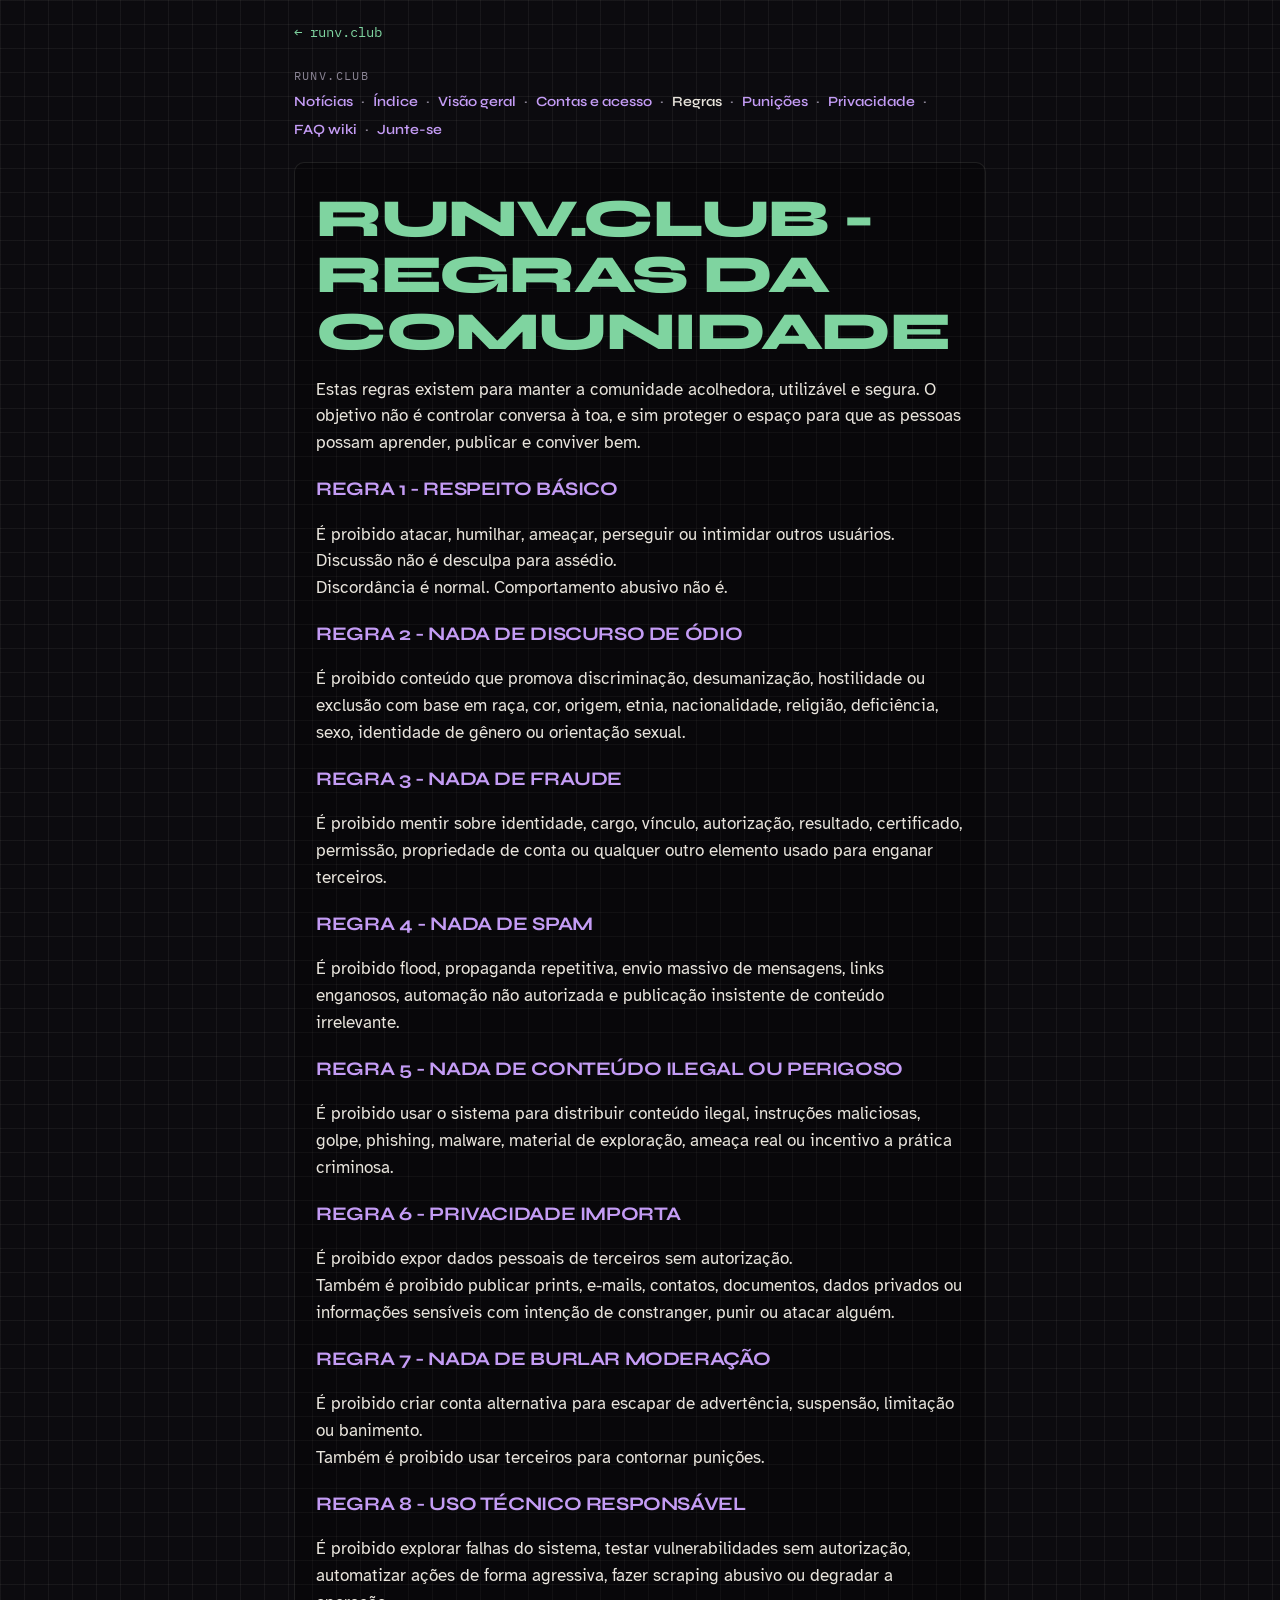
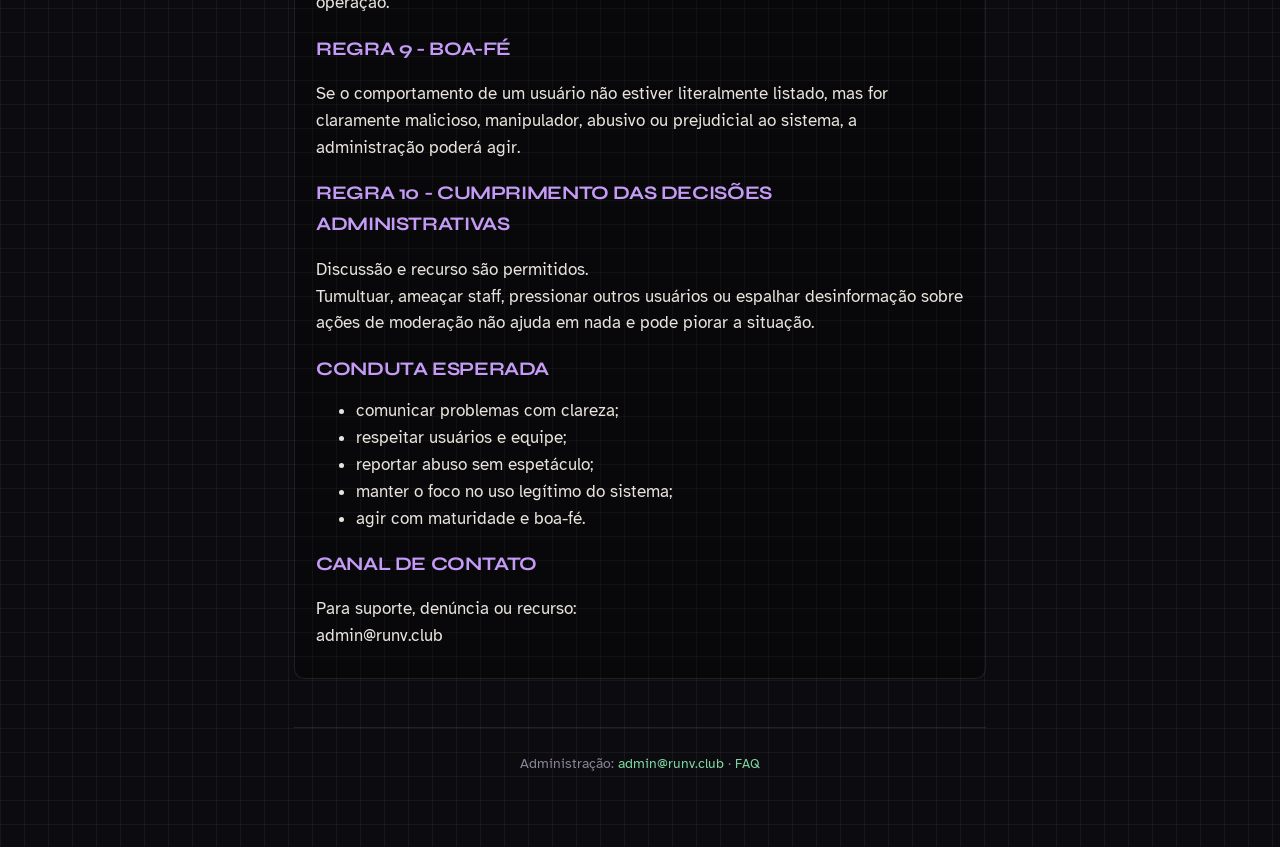
<file: site/public/wiki/regras-da-comunidade.html>
<!DOCTYPE html>
<html lang="pt-BR">
<head>
  <meta charset="utf-8">
  <meta name="viewport" content="width=device-width, initial-scale=1">
  <title>RUNV.CLUB - REGRAS DA COMUNIDADE — Wiki runv.club</title>
  <meta name="description" content="RUNV.CLUB - REGRAS DA COMUNIDADE — wiki runv.club.">
  <link rel="preconnect" href="https://fonts.googleapis.com">
  <link rel="preconnect" href="https://fonts.gstatic.com" crossorigin>
  <link href="https://fonts.googleapis.com/css2?family=Atkinson+Hyperlegible:ital,wght@0,400;0,700;1,400&family=IBM+Plex+Mono:wght@400;600&family=Syne:wght@600;700;800&display=swap" rel="stylesheet">
  <link rel="icon" href="/favicon.svg" type="image/svg+xml">
  <link rel="stylesheet" href="../assets/style.css">
</head>
<body>
  <div class="wrap">
    <nav class="top-nav"><a href="/">← runv.club</a></nav>

    <header>
      <p class="eyebrow">runv.club</p>
      <nav class="hero-nav wiki-hero-nav" aria-label="Páginas da wiki">
        <a href="/news/">Notícias</a>
        <span class="hero-nav-sep" aria-hidden="true">·</span>
        <a href="/wiki/">Índice</a>
        <span class="hero-nav-sep" aria-hidden="true">·</span>
        <a href="/wiki/visao-geral.html">Visão geral</a>
        <span class="hero-nav-sep" aria-hidden="true">·</span>
        <a href="/wiki/contas-e-acesso.html">Contas e acesso</a>
        <span class="hero-nav-sep" aria-hidden="true">·</span>
        <span class="hero-nav-current" aria-current="page">Regras</span>
        <span class="hero-nav-sep" aria-hidden="true">·</span>
        <a href="/wiki/punicoes-e-moderacao.html">Punições</a>
        <span class="hero-nav-sep" aria-hidden="true">·</span>
        <a href="/wiki/privacidade-e-seguranca.html">Privacidade</a>
        <span class="hero-nav-sep" aria-hidden="true">·</span>
        <a href="/wiki/faq.html">FAQ wiki</a>
        <span class="hero-nav-sep" aria-hidden="true">·</span>
        <a href="/junte-se/">Junte-se</a>
      </nav>
    </header>

    <main class="section prose-block subpage-main wiki-main">
<h1 class="hero-title subpage-title wiki-page-title">RUNV.CLUB - REGRAS DA COMUNIDADE</h1>

<p>Estas regras existem para manter a comunidade acolhedora, utilizável e segura. O objetivo não é controlar conversa à toa, e sim proteger o espaço para que as pessoas possam aprender, publicar e conviver bem.</p>

<h2>REGRA 1 - RESPEITO BÁSICO</h2>

<p>É proibido atacar, humilhar, ameaçar, perseguir ou intimidar outros usuários.<br>
Discussão não é desculpa para assédio.<br>
Discordância é normal. Comportamento abusivo não é.</p>

<h2>REGRA 2 - NADA DE DISCURSO DE ÓDIO</h2>

<p>É proibido conteúdo que promova discriminação, desumanização, hostilidade ou exclusão com base em raça, cor, origem, etnia, nacionalidade, religião, deficiência, sexo, identidade de gênero ou orientação sexual.</p>

<h2>REGRA 3 - NADA DE FRAUDE</h2>

<p>É proibido mentir sobre identidade, cargo, vínculo, autorização, resultado, certificado, permissão, propriedade de conta ou qualquer outro elemento usado para enganar terceiros.</p>

<h2>REGRA 4 - NADA DE SPAM</h2>

<p>É proibido flood, propaganda repetitiva, envio massivo de mensagens, links enganosos, automação não autorizada e publicação insistente de conteúdo irrelevante.</p>

<h2>REGRA 5 - NADA DE CONTEÚDO ILEGAL OU PERIGOSO</h2>

<p>É proibido usar o sistema para distribuir conteúdo ilegal, instruções maliciosas, golpe, phishing, malware, material de exploração, ameaça real ou incentivo a prática criminosa.</p>

<h2>REGRA 6 - PRIVACIDADE IMPORTA</h2>

<p>É proibido expor dados pessoais de terceiros sem autorização.<br>
Também é proibido publicar prints, e-mails, contatos, documentos, dados privados ou informações sensíveis com intenção de constranger, punir ou atacar alguém.</p>

<h2>REGRA 7 - NADA DE BURLAR MODERAÇÃO</h2>

<p>É proibido criar conta alternativa para escapar de advertência, suspensão, limitação ou banimento.<br>
Também é proibido usar terceiros para contornar punições.</p>

<h2>REGRA 8 - USO TÉCNICO RESPONSÁVEL</h2>

<p>É proibido explorar falhas do sistema, testar vulnerabilidades sem autorização, automatizar ações de forma agressiva, fazer scraping abusivo ou degradar a operação.</p>

<h2>REGRA 9 - BOA-FÉ</h2>

<p>Se o comportamento de um usuário não estiver literalmente listado, mas for claramente malicioso, manipulador, abusivo ou prejudicial ao sistema, a administração poderá agir.</p>

<h2>REGRA 10 - CUMPRIMENTO DAS DECISÕES ADMINISTRATIVAS</h2>

<p>Discussão e recurso são permitidos.<br>
Tumultuar, ameaçar staff, pressionar outros usuários ou espalhar desinformação sobre ações de moderação não ajuda em nada e pode piorar a situação.</p>

<h2>CONDUTA ESPERADA</h2>

<ul><li>comunicar problemas com clareza;</li><li>respeitar usuários e equipe;</li><li>reportar abuso sem espetáculo;</li><li>manter o foco no uso legítimo do sistema;</li><li>agir com maturidade e boa-fé.</li></ul>

<h2>CANAL DE CONTATO</h2>

<p>Para suporte, denúncia ou recurso:<br>
admin@runv.club</p>
    </main>

    <footer class="site-footer">
      <p>Administração: <a href="mailto:admin@runv.club">admin@runv.club</a><span class="footer-sep" aria-hidden="true"> · </span><a href="/faq/" class="footer-link-discrete">FAQ</a></p>
    </footer>
  </div>
</body>
</html>
</file>
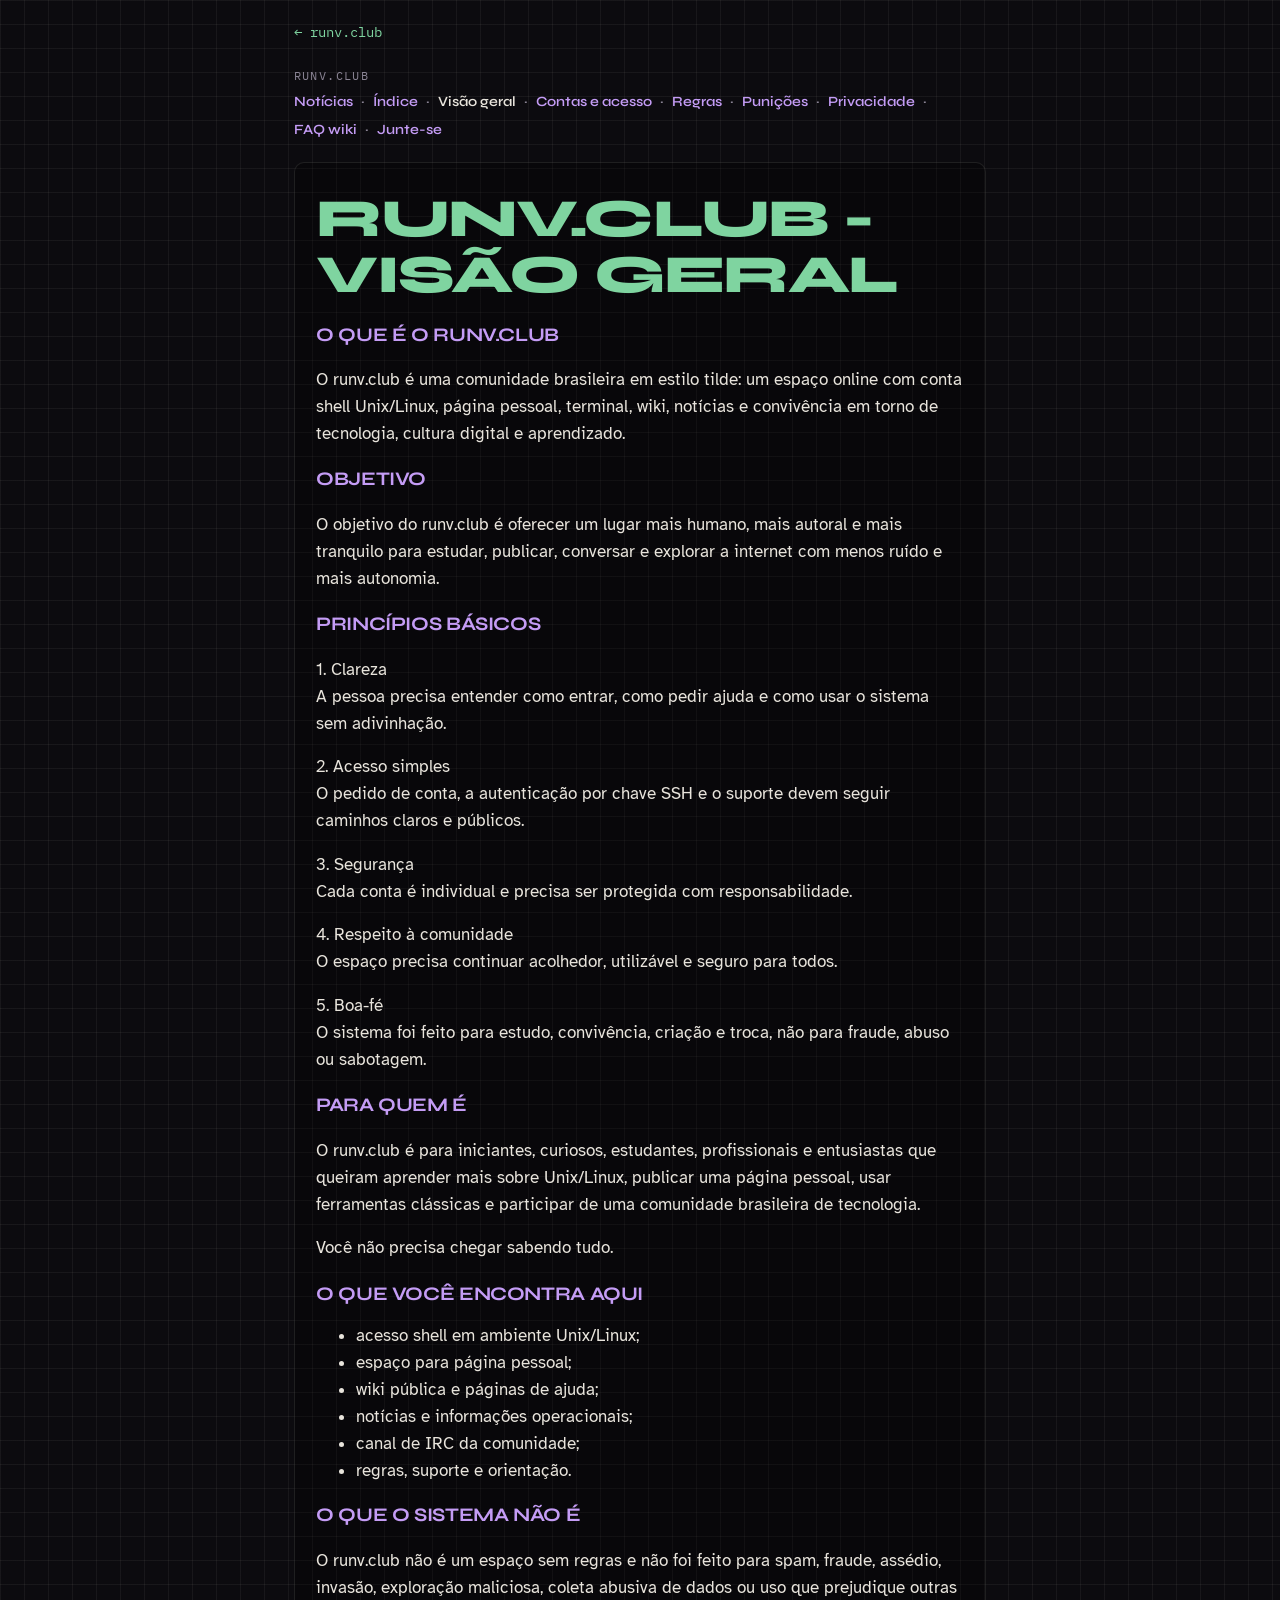
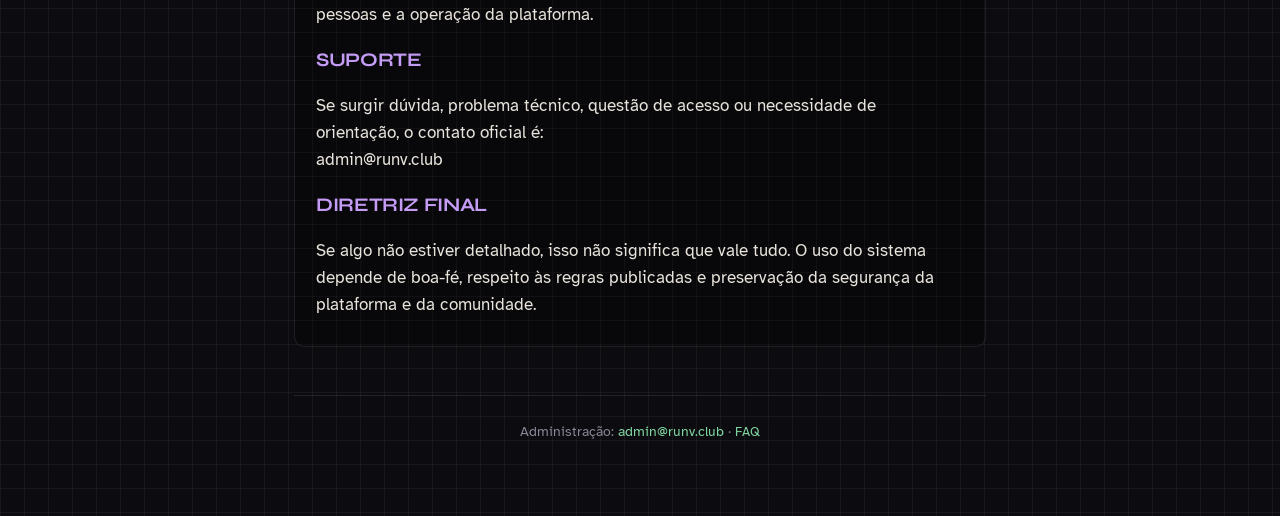
<file: site/public/wiki/visao-geral.html>
<!DOCTYPE html>
<html lang="pt-BR">
<head>
  <meta charset="utf-8">
  <meta name="viewport" content="width=device-width, initial-scale=1">
  <title>RUNV.CLUB - VISÃO GERAL — Wiki runv.club</title>
  <meta name="description" content="RUNV.CLUB - VISÃO GERAL — wiki runv.club.">
  <link rel="preconnect" href="https://fonts.googleapis.com">
  <link rel="preconnect" href="https://fonts.gstatic.com" crossorigin>
  <link href="https://fonts.googleapis.com/css2?family=Atkinson+Hyperlegible:ital,wght@0,400;0,700;1,400&family=IBM+Plex+Mono:wght@400;600&family=Syne:wght@600;700;800&display=swap" rel="stylesheet">
  <link rel="icon" href="/favicon.svg" type="image/svg+xml">
  <link rel="stylesheet" href="../assets/style.css">
</head>
<body>
  <div class="wrap">
    <nav class="top-nav"><a href="/">← runv.club</a></nav>

    <header>
      <p class="eyebrow">runv.club</p>
      <nav class="hero-nav wiki-hero-nav" aria-label="Páginas da wiki">
        <a href="/news/">Notícias</a>
        <span class="hero-nav-sep" aria-hidden="true">·</span>
        <a href="/wiki/">Índice</a>
        <span class="hero-nav-sep" aria-hidden="true">·</span>
        <span class="hero-nav-current" aria-current="page">Visão geral</span>
        <span class="hero-nav-sep" aria-hidden="true">·</span>
        <a href="/wiki/contas-e-acesso.html">Contas e acesso</a>
        <span class="hero-nav-sep" aria-hidden="true">·</span>
        <a href="/wiki/regras-da-comunidade.html">Regras</a>
        <span class="hero-nav-sep" aria-hidden="true">·</span>
        <a href="/wiki/punicoes-e-moderacao.html">Punições</a>
        <span class="hero-nav-sep" aria-hidden="true">·</span>
        <a href="/wiki/privacidade-e-seguranca.html">Privacidade</a>
        <span class="hero-nav-sep" aria-hidden="true">·</span>
        <a href="/wiki/faq.html">FAQ wiki</a>
        <span class="hero-nav-sep" aria-hidden="true">·</span>
        <a href="/junte-se/">Junte-se</a>
      </nav>
    </header>

    <main class="section prose-block subpage-main wiki-main">
<h1 class="hero-title subpage-title wiki-page-title">RUNV.CLUB - VISÃO GERAL</h1>

<h2>O QUE É O RUNV.CLUB</h2>

<p>O runv.club é uma comunidade brasileira em estilo tilde: um espaço online com conta shell Unix/Linux, página pessoal, terminal, wiki, notícias e convivência em torno de tecnologia, cultura digital e aprendizado.</p>

<h2>OBJETIVO</h2>

<p>O objetivo do runv.club é oferecer um lugar mais humano, mais autoral e mais tranquilo para estudar, publicar, conversar e explorar a internet com menos ruído e mais autonomia.</p>

<h2>PRINCÍPIOS BÁSICOS</h2>

<p>1. Clareza<br>
   A pessoa precisa entender como entrar, como pedir ajuda e como usar o sistema sem adivinhação.</p>

<p>2. Acesso simples<br>
   O pedido de conta, a autenticação por chave SSH e o suporte devem seguir caminhos claros e públicos.</p>

<p>3. Segurança<br>
   Cada conta é individual e precisa ser protegida com responsabilidade.</p>

<p>4. Respeito à comunidade<br>
   O espaço precisa continuar acolhedor, utilizável e seguro para todos.</p>

<p>5. Boa-fé<br>
   O sistema foi feito para estudo, convivência, criação e troca, não para fraude, abuso ou sabotagem.</p>

<h2>PARA QUEM É</h2>

<p>O runv.club é para iniciantes, curiosos, estudantes, profissionais e entusiastas que queiram aprender mais sobre Unix/Linux, publicar uma página pessoal, usar ferramentas clássicas e participar de uma comunidade brasileira de tecnologia.</p>

<p>Você não precisa chegar sabendo tudo.</p>

<h2>O QUE VOCÊ ENCONTRA AQUI</h2>

<ul><li>acesso shell em ambiente Unix/Linux;</li><li>espaço para página pessoal;</li><li>wiki pública e páginas de ajuda;</li><li>notícias e informações operacionais;</li><li>canal de IRC da comunidade;</li><li>regras, suporte e orientação.</li></ul>

<h2>O QUE O SISTEMA NÃO É</h2>

<p>O runv.club não é um espaço sem regras e não foi feito para spam, fraude, assédio, invasão, exploração maliciosa, coleta abusiva de dados ou uso que prejudique outras pessoas e a operação da plataforma.</p>

<h2>SUPORTE</h2>

<p>Se surgir dúvida, problema técnico, questão de acesso ou necessidade de orientação, o contato oficial é:<br>
admin@runv.club</p>

<h2>DIRETRIZ FINAL</h2>

<p>Se algo não estiver detalhado, isso não significa que vale tudo. O uso do sistema depende de boa-fé, respeito às regras publicadas e preservação da segurança da plataforma e da comunidade.</p>
    </main>

    <footer class="site-footer">
      <p>Administração: <a href="mailto:admin@runv.club">admin@runv.club</a><span class="footer-sep" aria-hidden="true"> · </span><a href="/faq/" class="footer-link-discrete">FAQ</a></p>
    </footer>
  </div>
</body>
</html>
</file>
<file: site/public/assets/style.css>
:root {
  --bg: #0c0b0f;
  --fg: #e8e4dc;
  --muted: #8a8494;
  --accent: #7fd4a0;
  --accent2: #c49cf5;
  --grid: rgba(232, 228, 220, 0.06);
  --stroke: rgba(232, 228, 220, 0.1);
  --radius: 10px;
}

*,
*::before,
*::after {
  box-sizing: border-box;
}

html {
  scroll-behavior: smooth;
  max-width: 100%;
}

body {
  margin: 0;
  min-height: 100vh;
  max-width: 100%;
  font-family: "Atkinson Hyperlegible", Georgia, serif;
  font-size: 1.05rem;
  line-height: 1.6;
  color: var(--fg);
  background: var(--bg);
  background-image:
    linear-gradient(var(--grid) 1px, transparent 1px),
    linear-gradient(90deg, var(--grid) 1px, transparent 1px);
  background-size: 24px 24px;
}

/* Overflow horizontal só no fluxo da página — evita interferir com camadas fixed no body. */
.page-root {
  position: relative;
  z-index: 1;
  overflow-x: clip;
  max-width: 100%;
}

@supports not (overflow: clip) {
  .page-root {
    overflow-x: hidden;
  }
}

.visually-hidden {
  position: absolute;
  width: 1px;
  height: 1px;
  padding: 0;
  margin: -1px;
  overflow: hidden;
  clip: rect(0, 0, 0, 0);
  white-space: nowrap;
  border: 0;
}

/* Camada de pontos: acompanha o scroll (absolute dentro de .page-root, não fixed ao viewport). */
.starfield-root {
  position: absolute;
  inset: 0;
  z-index: 0;
  pointer-events: none;
  overflow: visible;
}

/* Membros como pontos: só em ecrãs largos (em mobile o texto ocupa o viewport). */
@media (max-width: 768px) {
  .starfield-root {
    display: none;
  }
}

.star-member {
  --star-scale: 1;
  position: absolute;
  z-index: 0;
  width: calc(10px * var(--star-scale));
  height: calc(10px * var(--star-scale));
  margin: calc(-5px * var(--star-scale)) 0 0 calc(-5px * var(--star-scale));
  padding: 0;
  border: none;
  border-radius: 50%;
  pointer-events: auto;
  cursor: pointer;
  text-indent: -9999px;
  overflow: hidden;
  white-space: nowrap;
  background: var(--accent);
  opacity: 0.72;
  transition: opacity 0.15s ease, width 0.15s ease, height 0.15s ease, margin 0.15s ease;
}

.star-member:hover,
.star-member:focus-visible {
  opacity: 1;
  outline: none;
  width: calc(11px * var(--star-scale));
  height: calc(11px * var(--star-scale));
  margin: calc(-5.5px * var(--star-scale)) 0 0 calc(-5.5px * var(--star-scale));
}

.star-member:focus-visible {
  outline: 2px solid var(--accent2);
  outline-offset: 2px;
}

.wrap {
  position: relative;
  z-index: 1;
  width: 100%;
  max-width: min(46rem, 100%);
  margin: 0 auto;
  padding: 1.35rem clamp(1rem, 4vw, 1.35rem) 4.5rem;
  box-sizing: border-box;
}

.hero {
  margin-bottom: 0.5rem;
}

.eyebrow {
  margin: 0 0 0.35rem;
  font-family: "IBM Plex Mono", monospace;
  font-size: 0.72rem;
  letter-spacing: 0.12em;
  text-transform: uppercase;
  color: var(--muted);
}

.hero-nav {
  display: flex;
  flex-wrap: wrap;
  align-items: center;
  gap: 0.35rem 0.5rem;
  margin: 0 0 1rem;
  font-family: "Syne", sans-serif;
  font-weight: 600;
  font-size: 0.95rem;
}

.hero-nav a {
  color: var(--accent2);
  text-decoration: none;
}

.hero-nav a:hover {
  color: var(--accent);
  text-decoration: underline;
  text-underline-offset: 3px;
}

.hero-nav-sep {
  color: var(--muted);
  user-select: none;
}

.hero-nav-current {
  color: var(--fg);
}

.top-nav {
  margin: 0 0 1.5rem;
  font-family: "IBM Plex Mono", monospace;
  font-size: 0.85rem;
}

.top-nav a {
  color: var(--accent);
  text-decoration: none;
}

.top-nav a:hover {
  color: var(--accent2);
  text-decoration: underline;
  text-underline-offset: 2px;
}

.subpage-title {
  margin: 0 0 0.5rem;
}

.subpage-intro {
  margin: 0 0 1.25rem;
  color: var(--muted);
  font-size: 1rem;
  max-width: 38rem;
}

.placeholder-block {
  margin: 0;
  padding: 1.25rem 1.15rem;
  border: 1px dashed var(--stroke);
  border-radius: var(--radius);
  color: var(--muted);
  font-size: 0.98rem;
}

.section.subpage-main:first-of-type {
  margin-top: 1.25rem;
}

.hero-title {
  font-family: "Syne", sans-serif;
  font-weight: 800;
  font-size: clamp(2.4rem, 7vw, 3.35rem);
  letter-spacing: -0.03em;
  line-height: 1.05;
  margin: 0 0 1rem;
  color: var(--accent);
}

.hero-subtitle {
  margin: 0 0 1.75rem;
  font-family: "Syne", sans-serif;
  font-weight: 600;
  font-size: clamp(1.05rem, 2.4vw, 1.25rem);
  line-height: 1.45;
  color: var(--accent2);
  max-width: 38rem;
}

.hero-lead {
  margin: 0 0 1.1rem;
  font-size: 1.06rem;
  line-height: 1.65;
  color: var(--fg);
  max-width: 40rem;
}

.hero-lead:last-of-type {
  margin-bottom: 1.75rem;
}

.chips {
  display: flex;
  flex-wrap: wrap;
  gap: 0.5rem 0.6rem;
  margin: 0 0 2.5rem;
  padding: 0;
  list-style: none;
}

.chips li {
  margin: 0;
  padding: 0.4rem 0.75rem;
  font-size: 0.78rem;
  line-height: 1.35;
  font-family: "IBM Plex Mono", monospace;
  color: var(--muted);
  border: 1px solid rgba(196, 156, 245, 0.28);
  border-radius: 999px;
  background: rgba(196, 156, 245, 0.06);
}

.hero-actions {
  display: flex;
  flex-wrap: wrap;
  gap: 0.75rem;
  margin: 0 0 2.5rem;
}

.button-primary,
.button-secondary {
  display: inline-flex;
  align-items: center;
  justify-content: center;
  min-height: 2.8rem;
  padding: 0.75rem 1rem;
  border-radius: 999px;
  font-family: "Syne", sans-serif;
  font-weight: 700;
  text-decoration: none;
  transition: transform 0.16s ease, border-color 0.16s ease, color 0.16s ease, background 0.16s ease;
}

.button-primary {
  color: #08110d;
  background: linear-gradient(135deg, rgba(127, 212, 160, 0.96) 0%, rgba(190, 255, 215, 0.92) 100%);
  border: 1px solid rgba(127, 212, 160, 0.6);
  box-shadow: 0 12px 30px rgba(127, 212, 160, 0.12);
}

.button-secondary {
  color: var(--fg);
  background: rgba(196, 156, 245, 0.08);
  border: 1px solid rgba(196, 156, 245, 0.28);
}

.button-primary:hover,
.button-primary:focus-visible,
.button-secondary:hover,
.button-secondary:focus-visible {
  transform: translateY(-1px);
}

.button-primary:hover,
.button-primary:focus-visible {
  color: #08110d;
  background: linear-gradient(135deg, rgba(148, 232, 180, 0.98) 0%, rgba(206, 255, 227, 0.94) 100%);
}

.button-secondary:hover,
.button-secondary:focus-visible {
  color: var(--accent);
  border-color: rgba(127, 212, 160, 0.34);
  background: rgba(127, 212, 160, 0.07);
}

.feature-grid,
.mini-cards,
.quick-paths {
  display: grid;
  grid-template-columns: repeat(3, minmax(0, 1fr));
  gap: 1rem;
}

.mini-cards {
  grid-template-columns: repeat(2, minmax(0, 1fr));
  margin-top: 1.35rem;
}

.quick-paths {
  grid-template-columns: repeat(2, minmax(0, 1fr));
}

.feature-card,
.mini-card,
.quick-path-card {
  padding: 1.15rem 1.05rem 1.15rem;
  border-radius: calc(var(--radius) + 2px);
  border: 1px solid var(--stroke);
  background:
    radial-gradient(circle at top left, rgba(127, 212, 160, 0.08), transparent 45%),
    linear-gradient(145deg, rgba(232, 228, 220, 0.04) 0%, rgba(12, 11, 15, 0.62) 100%);
  box-shadow:
    0 1px 0 rgba(232, 228, 220, 0.05) inset,
    0 10px 24px rgba(0, 0, 0, 0.18);
}

.feature-card h2,
.mini-card h2,
.quick-path-card h2 {
  margin-bottom: 0.6rem;
  font-size: 1.04rem;
  color: var(--fg);
}

.feature-card p:last-child,
.mini-card p:last-child,
.quick-path-card p:last-child {
  margin-bottom: 0;
}

.feature-kicker,
.mini-card-kicker {
  margin: 0 0 0.55rem;
  font-family: "IBM Plex Mono", monospace;
  font-size: 0.74rem;
  letter-spacing: 0.08em;
  text-transform: uppercase;
  color: var(--accent);
}

.inline-accent {
  color: var(--accent);
}

.section {
  margin-top: 2.75rem;
}

.section:first-of-type {
  margin-top: 0;
}

.prose-block {
  max-width: 100%;
  padding: 1.75rem clamp(1rem, 3vw, 1.35rem);
  background: rgba(0, 0, 0, 0.28);
  border: 1px solid var(--stroke);
  border-radius: var(--radius);
  box-sizing: border-box;
  overflow-x: hidden;
}

.prose-block code {
  word-break: break-word;
  overflow-wrap: anywhere;
}

.prose-block h2 {
  margin-top: 0;
}

.prose-block p:last-child {
  margin-bottom: 0;
}

h1 {
  font-family: "Syne", sans-serif;
  font-weight: 800;
  font-size: clamp(1.75rem, 4vw, 2.35rem);
  letter-spacing: -0.02em;
  margin: 0 0 0.5rem;
  color: var(--accent);
}

h2 {
  font-family: "Syne", sans-serif;
  font-weight: 700;
  font-size: 1.2rem;
  margin: 0 0 0.85rem;
  color: var(--accent2);
  letter-spacing: -0.02em;
}

.lede {
  color: var(--muted);
  font-size: 1.02rem;
  max-width: 40rem;
}

.checklist {
  margin: 0.5rem 0 1rem;
  padding: 0 0 0 1.15rem;
  color: var(--fg);
}

.checklist li {
  margin: 0 0 0.45rem;
  padding-left: 0.15rem;
}

.checklist li::marker {
  color: var(--accent);
}

.pillars {
  display: flex;
  flex-wrap: wrap;
  gap: 0.45rem;
  margin: 0.75rem 0 1rem;
  padding: 0;
  list-style: none;
}

.pillars li {
  margin: 0;
  padding: 0.35rem 0.7rem;
  font-size: 0.88rem;
  color: var(--fg);
  background: rgba(127, 212, 160, 0.1);
  border: 1px solid rgba(127, 212, 160, 0.25);
  border-radius: 6px;
}

.pull-soft {
  margin: 1rem 0 0.35rem;
  color: var(--muted);
  font-style: italic;
}

.pull-accent {
  margin: 0;
  font-size: 1.08rem;
  color: var(--accent);
}

.prose-block a,
.section-invite a {
  color: var(--accent);
  text-decoration: underline;
  text-underline-offset: 2px;
}

.prose-block a:hover,
.section-invite a:hover {
  color: var(--accent2);
}

.section-invite {
  margin-top: 2.75rem;
  padding: 1.75rem 0 0.5rem;
  border-top: 1px solid var(--stroke);
}

.section-invite p {
  margin: 0 0 1rem;
  font-size: 1.08rem;
  line-height: 1.62;
  max-width: 38rem;
}

.invite-line {
  font-family: "Syne", sans-serif;
  font-weight: 700;
  font-size: clamp(1rem, 2.5vw, 1.15rem);
  color: var(--accent2);
  letter-spacing: -0.01em;
}

.cta-panel {
  margin: 2.5rem 0 0;
  padding: 2rem 1.5rem;
  text-align: center;
  border-radius: var(--radius);
  border: 1px solid rgba(127, 212, 160, 0.3);
  background: rgba(0, 0, 0, 0.32);
}

.cta-brand {
  margin: 0;
  font-family: "Syne", sans-serif;
  font-weight: 800;
  font-size: clamp(1.85rem, 5vw, 2.5rem);
  letter-spacing: -0.03em;
  color: var(--accent);
}

.cta-tagline {
  margin: 0.65rem 0 0;
  font-family: "Syne", sans-serif;
  font-weight: 600;
  font-size: clamp(0.95rem, 2.2vw, 1.1rem);
  color: var(--fg);
  letter-spacing: 0.04em;
}

.cta-join {
  margin: 1.1rem 0 0;
  font-size: 0.98rem;
}

.cta-subline {
  margin: 0.85rem auto 0;
  max-width: 30rem;
  color: var(--muted);
  font-size: 0.96rem;
}

.cta-join a {
  color: var(--accent2);
  text-decoration: none;
  font-weight: 600;
}

.cta-join a:hover,
.cta-join a:focus-visible {
  text-decoration: underline;
}

.ascii-block {
  display: flex;
  justify-content: flex-start;
  width: 100%;
  max-width: 100%;
  margin: 0 0 1.5rem;
  overflow-x: auto;
  -webkit-overflow-scrolling: touch;
  scrollbar-width: none;
  -ms-overflow-style: none;
}

.ascii-block::-webkit-scrollbar {
  display: none;
  height: 0;
}

.ascii-inner {
  display: flex;
  flex-direction: column;
  align-items: flex-start;
  width: 100%;
  max-width: 100%;
}

.ascii {
  font-family: "IBM Plex Mono", ui-monospace, monospace;
  font-size: clamp(0.58rem, 1.65vw, 0.68rem);
  line-height: 1.15;
  letter-spacing: 0;
  color: var(--accent);
  white-space: pre;
  text-align: left;
  margin: 0;
  padding: 1rem;
  width: max-content;
  max-width: 100%;
  box-sizing: border-box;
  overflow-x: auto;
  background: rgba(0, 0, 0, 0.35);
  border: 1px solid rgba(127, 212, 160, 0.2);
  border-radius: var(--radius);
  -webkit-font-smoothing: antialiased;
}

.ascii-tagline {
  margin: 0.45rem 0 0;
  padding: 0;
  max-width: 40rem;
  box-sizing: border-box;
  font-family: "IBM Plex Mono", ui-monospace, monospace;
  font-size: clamp(0.52rem, 1.45vw, 0.62rem);
  line-height: 1.35;
  letter-spacing: 0.02em;
  color: var(--accent);
  text-align: left;
}

.code-block {
  font-family: "IBM Plex Mono", ui-monospace, monospace;
  font-size: 0.82rem;
  line-height: 1.45;
  margin: 0.75rem 0 1.25rem;
  padding: 0.85rem 1rem;
  max-width: 100%;
  overflow-x: hidden;
  white-space: pre-wrap;
  word-break: break-word;
  overflow-wrap: anywhere;
  color: var(--fg);
  background: rgba(0, 0, 0, 0.45);
  border: 1px solid var(--stroke);
  border-radius: var(--radius);
}

.code-block code {
  font-family: inherit;
  font-size: inherit;
  color: inherit;
  white-space: pre-wrap;
  word-break: break-word;
  overflow-wrap: anywhere;
}

/* Identidade SSH em destaque (ex.: entre@runv.club) */
.ssh-identity {
  font-family: "IBM Plex Mono", ui-monospace, monospace;
  font-weight: 600;
  padding: 0.12em 0.5em;
  border-radius: 6px;
  background: linear-gradient(
    135deg,
    rgba(127, 212, 160, 0.2) 0%,
    rgba(196, 156, 245, 0.18) 100%
  );
  color: var(--accent);
  border: 1px solid rgba(127, 212, 160, 0.45);
  box-shadow: 0 0 20px rgba(127, 212, 160, 0.12);
  white-space: nowrap;
}

.ssh-identity-lg {
  display: inline-block;
  margin-top: 0.35rem;
  max-width: 100%;
  font-size: clamp(1rem, 4.5vw, 1.25rem);
  letter-spacing: 0.02em;
  white-space: normal;
  word-break: break-all;
  text-align: center;
}

.entre-callout {
  margin: 1.5rem 0 2rem;
  padding: 1.1rem 1rem;
  text-align: center;
  border-radius: var(--radius);
  border: 1px solid rgba(196, 156, 245, 0.35);
  background: rgba(0, 0, 0, 0.35);
}

.entre-callout-label {
  display: block;
  font-size: 0.82rem;
  letter-spacing: 0.08em;
  text-transform: uppercase;
  color: var(--muted);
  font-family: "IBM Plex Mono", ui-monospace, monospace;
  margin-bottom: 0.35rem;
}

.site-footer {
  margin-top: 3rem;
  padding-top: 1.5rem;
  border-top: 1px solid var(--stroke);
  font-size: 0.9rem;
  color: var(--muted);
  text-align: center;
}

.site-footer p {
  margin: 0;
}

.site-footer a {
  color: var(--accent);
  text-decoration: none;
}

.site-footer a:hover,
.site-footer a:focus-visible {
  text-decoration: underline;
}

.footer-sep {
  color: var(--muted);
  user-select: none;
}

.footer-link-discrete {
  color: var(--muted);
  font-size: 0.88em;
  font-weight: 400;
  text-decoration: none;
}

.footer-link-discrete:hover,
.footer-link-discrete:focus-visible {
  color: var(--accent);
  text-decoration: underline;
  text-underline-offset: 2px;
}

/* FAQ */
.faq-main .faq-item {
  margin-bottom: 1.75rem;
  padding: 1.1rem 1rem 1.2rem;
  border: 1px solid rgba(196, 156, 245, 0.16);
  border-radius: calc(var(--radius) - 2px);
  background:
    linear-gradient(
      145deg,
      rgba(196, 156, 245, 0.07) 0%,
      rgba(12, 11, 15, 0.2) 100%
    );
}

.faq-main .faq-item:last-child {
  margin-bottom: 0;
  padding-bottom: 0;
}

.faq-q {
  margin: 0 0 0.5rem;
  font-family: "Syne", sans-serif;
  font-weight: 700;
  font-size: 1.05rem;
  line-height: 1.35;
  letter-spacing: -0.02em;
  color: var(--accent2);
}

.faq-main .faq-item p {
  margin: 0;
  color: var(--fg);
  max-width: 40rem;
}

/* Junte-se (versão curta) */
.join-summary {
  margin-bottom: 1.5rem;
  padding: 0.9rem 1rem 0.7rem 2rem;
  border: 1px solid rgba(127, 212, 160, 0.2);
  border-radius: calc(var(--radius) - 2px);
  background: rgba(127, 212, 160, 0.06);
}

.join-note {
  font-size: 0.95rem;
  color: var(--muted);
  margin-top: 0.35rem;
}

.join-main h2 {
  margin-top: 1.65rem;
}

.join-main h2:first-of-type {
  margin-top: 0;
}

/* Página de notícias (data/news.json + news-page.js) */
.news-main {
  margin-top: 1.25rem;
}

.news-rss-link {
  color: var(--accent2);
  text-decoration: none;
  font-weight: 600;
  white-space: nowrap;
}

.news-rss-link:hover,
.news-rss-link:focus-visible {
  text-decoration: underline;
  text-underline-offset: 3px;
}

.news-feed {
  display: flex;
  flex-direction: column;
  gap: 1.35rem;
  max-width: 42rem;
}

.news-card {
  margin: 0;
  padding: 1.35rem 1.4rem 1.45rem;
  border-radius: calc(var(--radius) + 4px);
  border: 1px solid var(--stroke);
  background: linear-gradient(
    145deg,
    rgba(232, 228, 220, 0.05) 0%,
    rgba(12, 11, 15, 0.65) 100%
  );
  box-shadow:
    0 1px 0 rgba(232, 228, 220, 0.06) inset,
    0 12px 32px rgba(0, 0, 0, 0.35);
}

.news-card__head {
  margin: 0 0 0.85rem;
  padding: 0;
  border: none;
}

.news-card__date {
  display: block;
  font-family: "IBM Plex Mono", ui-monospace, monospace;
  font-size: 0.78rem;
  letter-spacing: 0.06em;
  text-transform: uppercase;
  color: var(--muted);
  margin-bottom: 0.45rem;
}

.news-card__title {
  margin: 0;
  font-family: "Syne", sans-serif;
  font-weight: 700;
  font-size: clamp(1.25rem, 3.5vw, 1.45rem);
  line-height: 1.25;
  letter-spacing: -0.02em;
  color: var(--accent);
}

.news-card__body {
  margin: 0;
  font-size: 1.02rem;
  line-height: 1.65;
  color: var(--fg);
}

.news-card__body p {
  margin: 0 0 0.75rem;
}

.news-card__body p:last-child {
  margin-bottom: 0;
}

.prose-news strong {
  color: var(--fg);
  font-weight: 700;
}

.prose-news em {
  font-style: italic;
  color: var(--fg);
}

.prose-news u {
  text-decoration: underline;
  text-underline-offset: 3px;
  text-decoration-color: var(--accent2);
}

.wiki-hero-nav {
  font-size: 0.88rem;
}

.wiki-toc {
  margin: 0 0 2rem;
  padding: 1rem 1.25rem;
  border: 1px solid var(--stroke);
  border-radius: var(--radius);
  background: rgba(232, 228, 220, 0.03);
}

.wiki-toc-title {
  margin: 0 0 0.75rem;
  font-family: "Syne", sans-serif;
  font-weight: 700;
  font-size: 0.85rem;
  color: var(--muted);
  text-transform: uppercase;
  letter-spacing: 0.06em;
}

.wiki-toc ul {
  margin: 0;
  padding-left: 1.25rem;
}

.wiki-main .wiki-page-title {
  margin-top: 0;
}

.wiki-main p + p {
  margin-top: 0.8rem;
}

.wiki-main ul {
  margin: 0.75rem 0 1rem;
}

@media (max-width: 860px) {
  .feature-grid,
  .mini-cards,
  .quick-paths {
    grid-template-columns: 1fr;
  }
}
</file>
